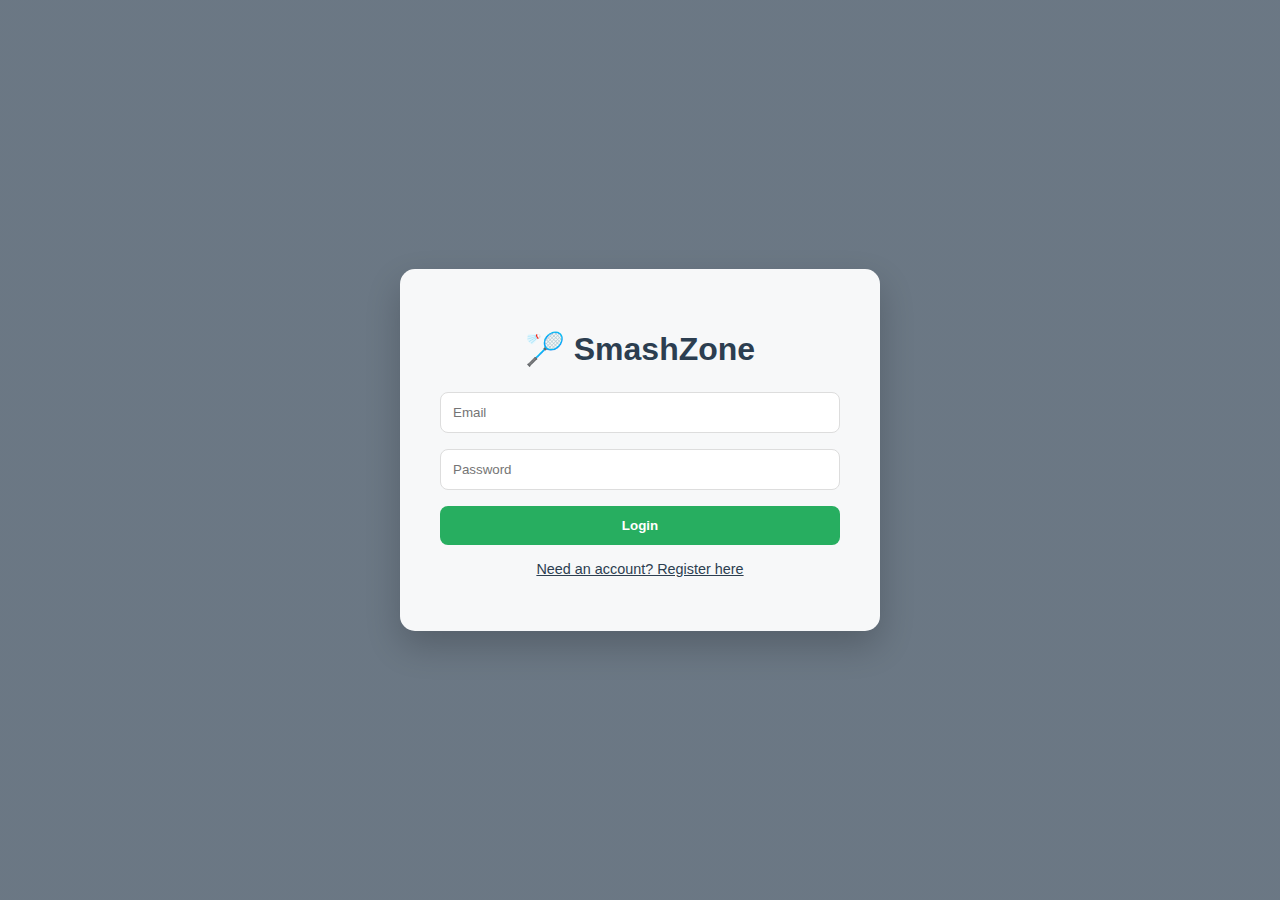
<file: smashzone/index.html>
<!DOCTYPE html>
<html lang="en">
<head>
    <meta charset="UTF-8">
    <meta name="viewport" content="width=device-width, initial-scale=1.0">
    <title>SmashZone - Login</title>
    <style>
        :root {
            --primary-green: #27ae60;
            --dark-blue: #2c3e50;
            --white: #ffffff;
        }

        body {
            font-family: 'Segoe UI', Tahoma, Geneva, Verdana, sans-serif;
            margin: 0;
            display: flex;
            justify-content: center;
            align-items: center;
            min-height: 100vh;
            /* Added Background Image */
            background: linear-gradient(rgba(44, 62, 80, 0.7), rgba(44, 62, 80, 0.7)), 
                        url('https://images.unsplash.com/photo-1626225967045-2c3cb0822168?q=80&w=2070');
            background-size: cover;
            background-position: center;
            background-attachment: fixed;
        }

        .card {
            background: rgba(255, 255, 255, 0.95); /* Slight transparency for a modern look */
            padding: 2.5rem;
            border-radius: 15px;
            box-shadow: 0 15px 35px rgba(0,0,0,0.2);
            width: 100%;
            max-width: 400px;
            text-align: center;
        }

        h1 { color: var(--dark-blue); margin-bottom: 1.5rem; }

        input {
            width: 100%;
            padding: 12px;
            margin-bottom: 1rem;
            border: 1px solid #ddd;
            border-radius: 8px;
            box-sizing: border-box;
        }

        button {
            width: 100%;
            padding: 12px;
            background-color: var(--primary-green);
            color: white;
            border: none;
            border-radius: 8px;
            font-weight: bold;
            cursor: pointer;
            transition: background 0.3s;
        }

        button:hover { background-color: #219150; }

        p {
            margin-top: 1rem;
            color: var(--dark-blue);
            cursor: pointer;
            font-size: 0.9rem;
            text-decoration: underline;
        }

        .hidden { display: none; }
    </style>
</head>
<body>
    <div class="card">
        <h1>🏸 SmashZone</h1>
        
        <div id="login-section">
            <form action="auth.php" method="POST">
                <input type="email" name="email" placeholder="Email" required>
                <input type="password" name="password" placeholder="Password" required>
                <button type="submit" name="login">Login</button>
            </form>
            <p onclick="toggleForms()">Need an account? Register here</p>
        </div>
        
        <div id="register-section" class="hidden">
            <form action="auth.php" method="POST">
                <input type="text" name="fullname" placeholder="Full Name" required>
                <input type="email" name="email" placeholder="Email" required>
                <input type="password" name="password" placeholder="Password" required>
                <button type="submit" name="register">Sign Up</button>
            </form>
            <p onclick="toggleForms()">Back to Login</p>
        </div>
    </div>
    
    <script>
        function toggleForms() {
            document.getElementById('login-section').classList.toggle('hidden');
            document.getElementById('register-section').classList.toggle('hidden');
        }
    </script>
</body>
</html>
</file>
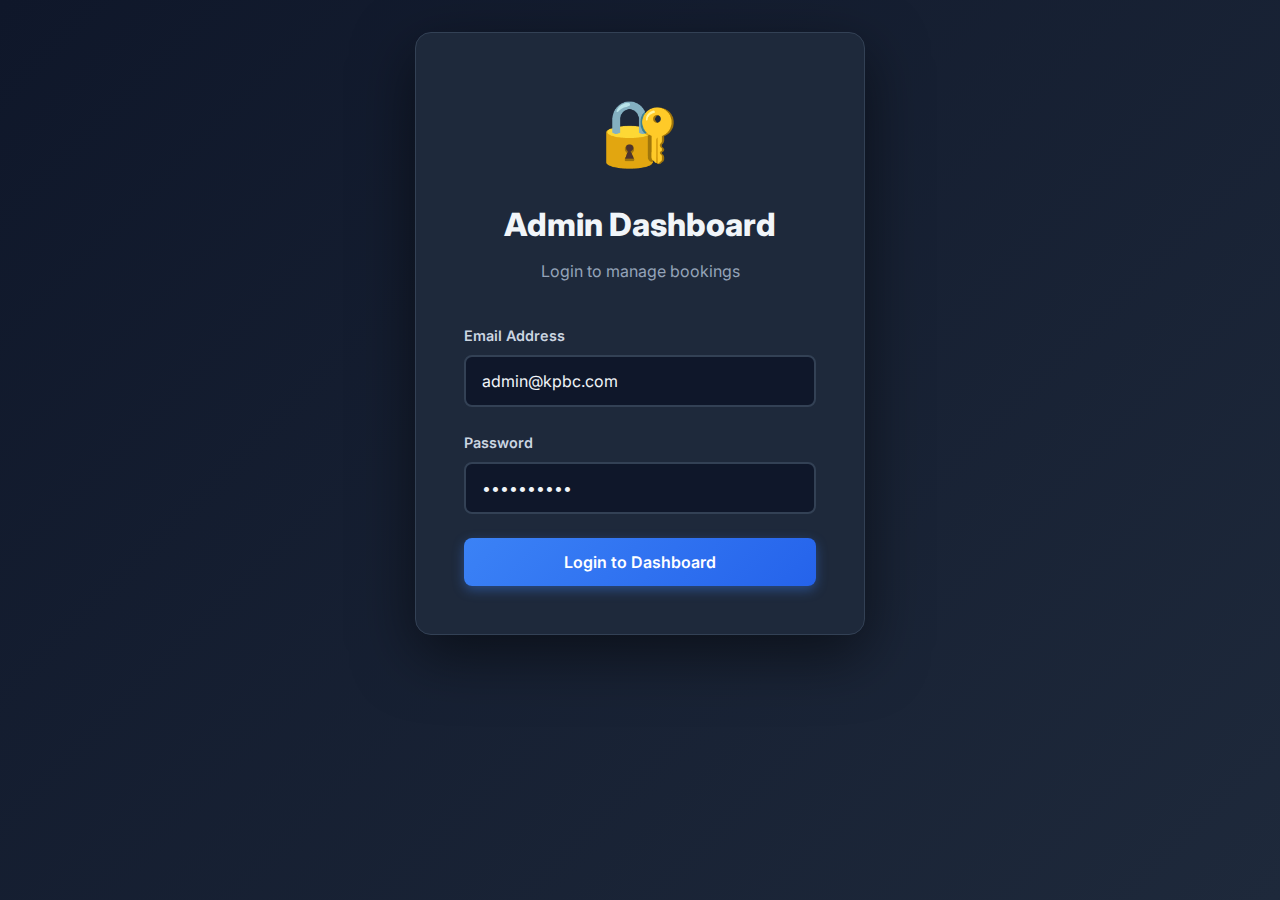
<file: kpbc_db/admin.html>
<!DOCTYPE html>
<html lang="en">

<head>
    <meta charset="UTF-8">
    <meta name="viewport" content="width=device-width, initial-scale=1.0">
    <title>KPBC Admin Dashboard</title>
    <link rel="stylesheet" href="admin.css">
    <link rel="preconnect" href="https://fonts.googleapis.com">
    <link rel="preconnect" href="https://fonts.gstatic.com" crossorigin>
    <link href="https://fonts.googleapis.com/css2?family=Inter:wght@300;400;500;600;700;800;900&display=swap"
        rel="stylesheet">
</head>

<body>
    <div class="app-wrapper">
        <div id="login-screen" class="login-container">
            <div class="login-box">
                <div class="login-header">
                    <div class="login-icon">🔐</div>
                    <h1 class="login-title">Admin Dashboard</h1>
                    <p class="login-subtitle">Login to manage bookings</p>
                </div>
                <div id="login-error" class="error-message hidden"></div>
                <form id="login-form" onsubmit="handleLogin(event)">
                    <div class="form-group">
                        <label for="admin-email">Email Address</label>
                        <input type="email" id="admin-email" required placeholder="admin@kpbc.com"
                            autocomplete="username" value="admin@kpbc.com">
                    </div>
                    <div class="form-group">
                        <label for="admin-password">Password</label>
                        <input type="password" id="admin-password" required placeholder="Enter password"
                            autocomplete="current-password" value="Admin24258">
                    </div>
                    <button type="submit" class="btn btn-primary" id="login-btn">Login to Dashboard</button>
                </form>
            </div>
        </div>
        <div id="admin-dashboard" class="dashboard hidden">
            <div class="dashboard-header">
                <div class="header-left">
                    <h1>📊 Booking Management</h1>
                    <p>Manage and monitor all court reservations</p>
                </div>
                <div class="header-right">
                    <div class="theme-toggle">
                        <button id="theme-toggle-btn" class="theme-btn" onclick="toggleTheme()">
                            <span class="moon-icon">🌙</span>
                            <span class="sun-icon">☀️</span>
                        </button>
                    </div>
                    <div class="admin-info">
                        <div class="admin-name">Administrator</div>
                        <div class="admin-role">System Admin</div>
                    </div>
                    <button class="btn btn-secondary" onclick="logout()">Logout</button>
                </div>
            </div>
            <div class="stats-grid">
                <div class="stat-card total">
                    <div class="stat-header">
                        <span class="stat-label">Total Bookings</span>
                        <span class="stat-icon">📊</span>
                    </div>
                    <div class="stat-value" id="total-bookings">0</div>
                </div>
                <div class="stat-card confirmed">
                    <div class="stat-header">
                        <span class="stat-label">Confirmed</span>
                        <span class="stat-icon">✓</span>
                    </div>
                    <div class="stat-value" id="confirmed-bookings">0</div>
                </div>
                <div class="stat-card pending">
                    <div class="stat-header">
                        <span class="stat-label">Pending</span>
                        <span class="stat-icon">⏳</span>
                    </div>
                    <div class="stat-value" id="pending-bookings">0</div>
                </div>
                <div class="stat-card cancelled">
                    <div class="stat-header">
                        <span class="stat-label">Cancelled</span>
                        <span class="stat-icon">✗</span>
                    </div>
                    <div class="stat-value" id="cancelled-bookings">0</div>
                </div>
            </div>
            <div class="bookings-section">
                <div class="section-header">
                    <h2 class="section-title">All Bookings</h2>
                    <div class="section-controls">
                        <div class="search-box">
                            <span class="search-icon">🔍</span>
                            <input type="text" id="search-input" placeholder="Search by name, email, ID..."
                                oninput="filterBookings()">
                        </div>
                        <select class="filter-select" id="status-filter" onchange="filterBookings()">
                            <option value="all">All Status</option>
                            <option value="pending">Pending</option>
                            <option value="confirmed">Confirmed</option>
                            <option value="cancelled">Cancelled</option>
                        </select>
                    </div>
                </div>
                <div class="table-container">
                    <table>
                        <thead>
                            <tr>
                                <th>Booking ID</th>
                                <th>Customer</th>
                                <th>Contact</th>
                                <th>Court</th>
                                <th>Date & Time</th>
                                <th>Rate</th>
                                <th>Amount</th>
                                <th>Payment</th>
                                <th>Status</th>
                                <th>Actions</th>
                            </tr>
                        </thead>
                        <tbody id="bookings-table-body">
                            <tr>
                                <td colspan="10">
                                    <div class="empty-state">
                                        <div class="empty-icon">📋</div>
                                        <div class="empty-text">No bookings found</div>
                                    </div>
                                </td>
                            </tr>
                        </tbody>
                    </table>
                </div>
            </div>
        </div>
    </div>
    <script src="admin.js"></script>
</body>

</html>
</file>
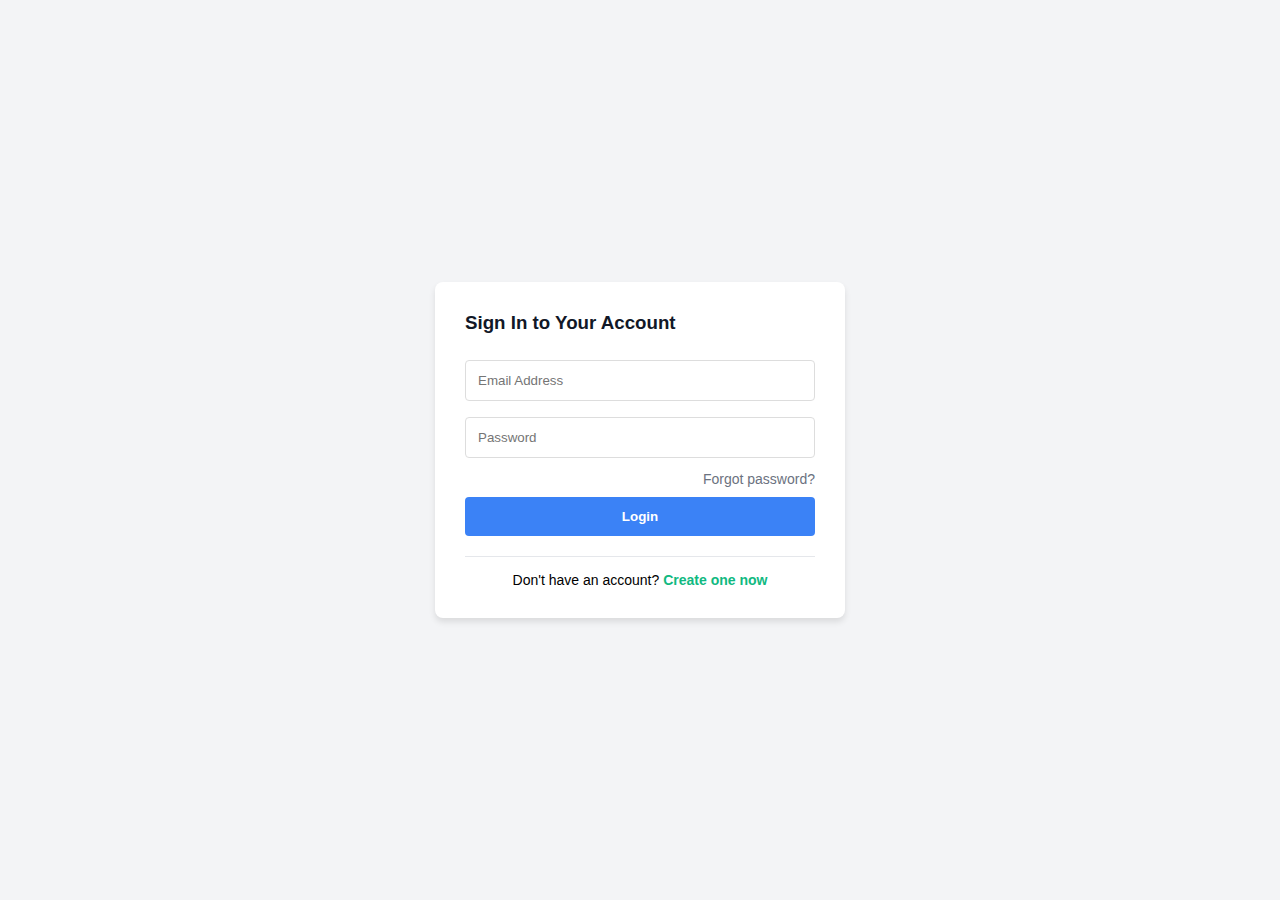
<file: kpbc_db/login.html>
<!DOCTYPE html>
<html lang="en">
<head>
    <meta charset="UTF-8">
    <meta name="viewport" content="width=device-width, initial-scale=1.0">
    <title>User Login</title>
    <style>
        body {
            font-family: 'Inter', sans-serif;
            background: #f3f4f6;
            display: flex;
            justify-content: center;
            align-items: center;
            height: 100vh;
            margin: 0;
        }
        .login-box {
            background: white;
            padding: 30px;
            border-radius: 8px;
            box-shadow: 0 4px 6px rgba(0,0,0,0.1);
            width: 350px;
        }
        h3 {
            margin-top: 0;
            color: #111827;
        }
        input {
            width: 100%;
            padding: 12px;
            margin: 8px 0;
            border: 1px solid #ddd;
            border-radius: 4px;
            box-sizing: border-box;
        }
        button {
            width: 100%;
            padding: 12px;
            background: #3b82f6;
            color: white;
            border: none;
            border-radius: 4px;
            cursor: pointer;
            font-weight: bold;
            margin-top: 10px;
        }
        .forgot-link {
            text-align: right;
            margin-top: 5px;
            font-size: 14px;
        }
        .forgot-link a {
            color: #6b7280;
            text-decoration: none;
        }
        .forgot-link a:hover {
            color: #3b82f6;
        }
        .register-link {
            text-align: center;
            margin-top: 20px;
            font-size: 14px;
            border-top: 1px solid #e5e7eb;
            padding-top: 15px;
        }
        .register-link a {
            color: #10b981;
            text-decoration: none;
            font-weight: bold;
        }
        .message {
            color: #b91c1c;
            background: #fee2e2;
            padding: 10px;
            border-radius: 4px;
            margin-bottom: 10px;
            display: none;
        }
    </style>
</head>
<body>
    <div class="login-box">
        <h3>Sign In to Your Account</h3>
        <div id="loginMessage" class="message"></div>
        
        <form id="userLoginForm">
            <input type="email" id="email" placeholder="Email Address" required>
            <input type="password" id="password" placeholder="Password" required>
            <div class="forgot-link">
                <a href="#" onclick="handleUserForgot(); return false;">Forgot password?</a>
            </div>
            <button type="submit">Login</button>
        </form>

        <div class="register-link">
            Don't have an account? <a href="register.html">Create one now</a>
        </div>
    </div>

    <script src="user_auth.js"></script>
</body>
</html>
</file>
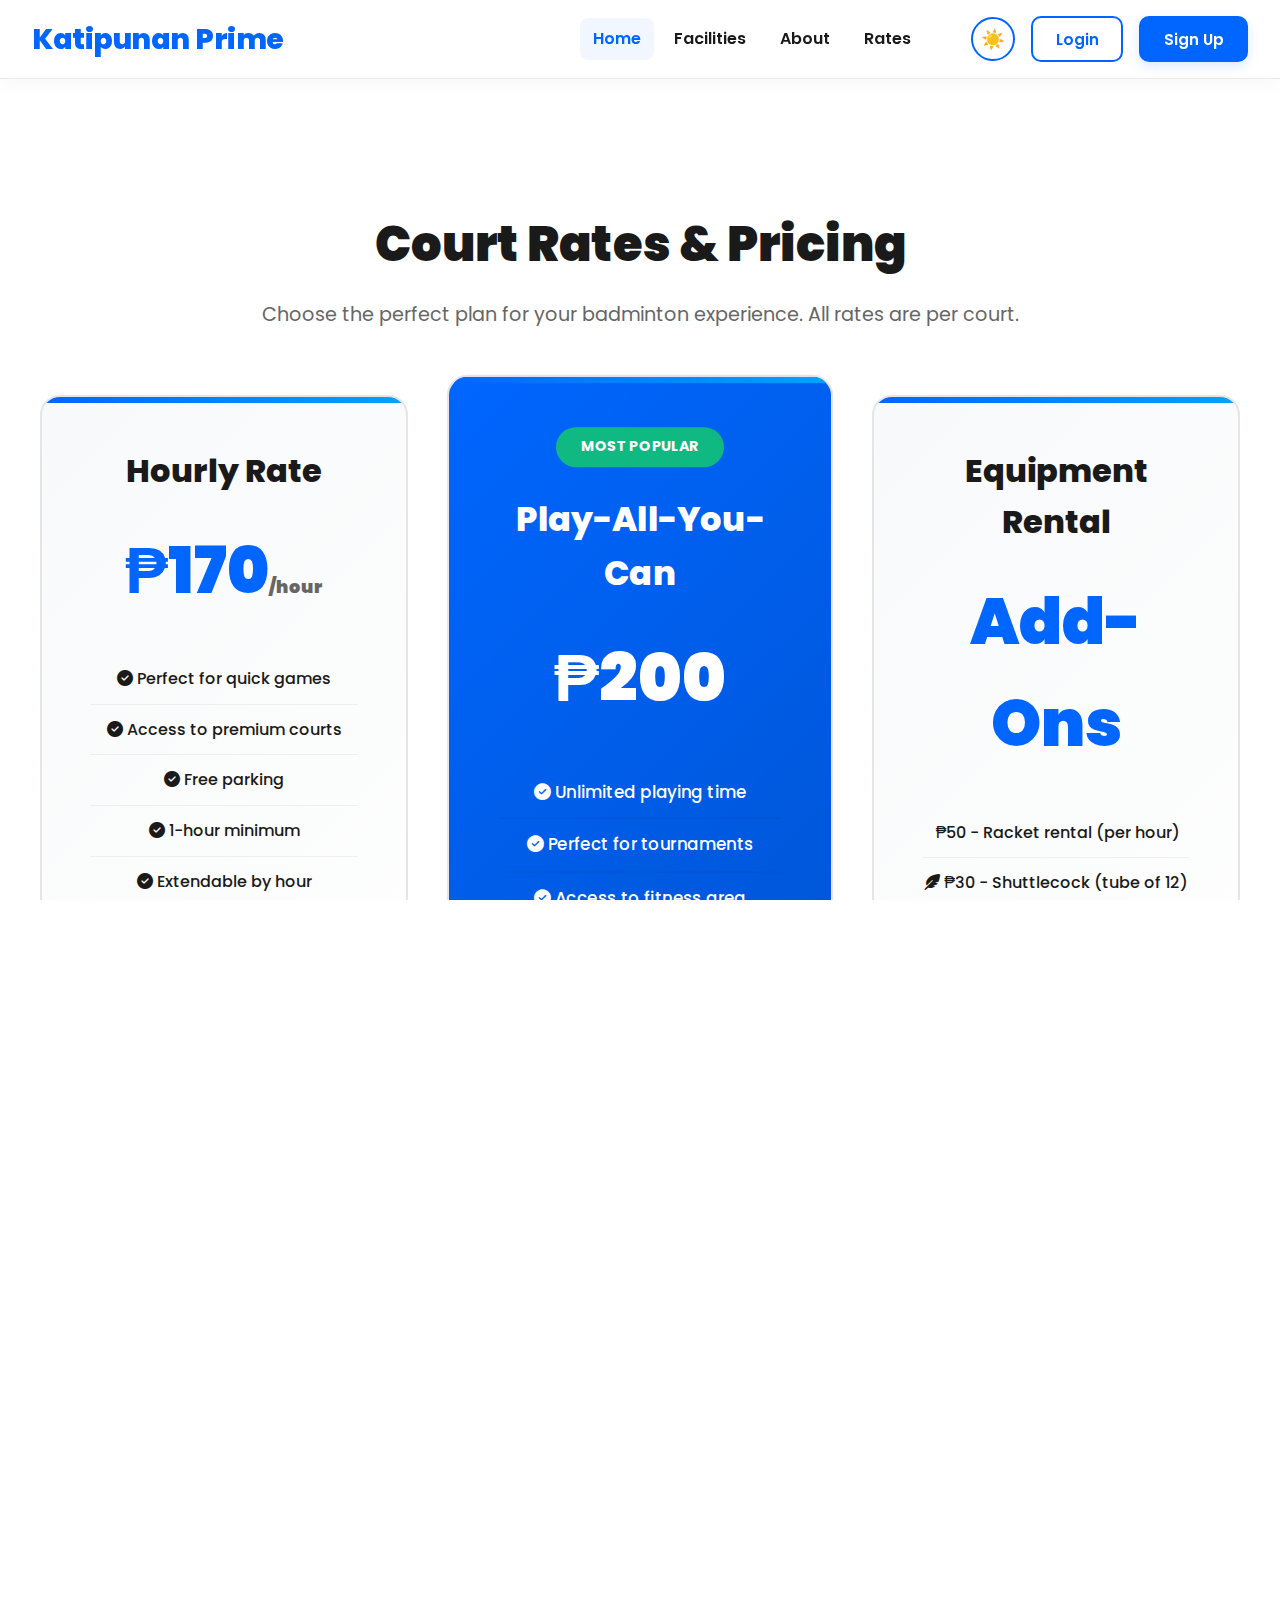
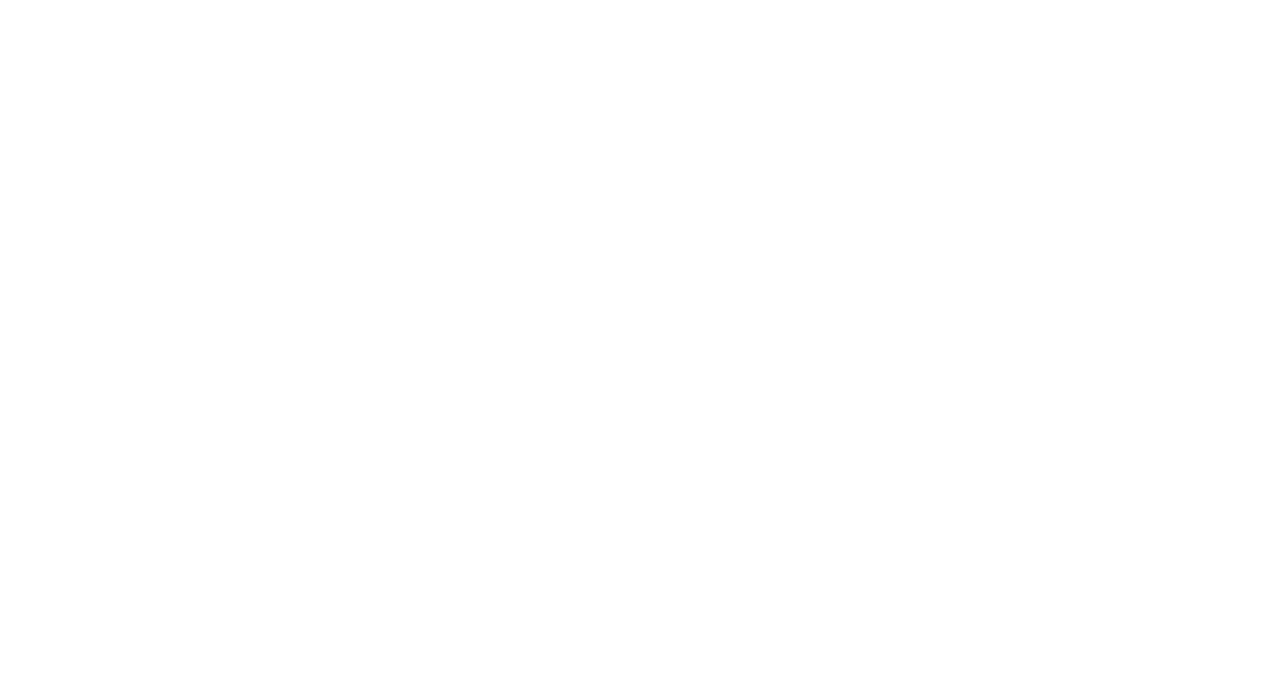
<file: kpbc_db/rates-page.html>
<!DOCTYPE html>
<html lang="en">

<head>
  <meta charset="UTF-8">
  <meta name="viewport" content="width=device-width, initial-scale=1.0">
  <title>Rates & Pricing - Katipunan Prime Badminton Center</title>
  <link rel="stylesheet" href="user.css">
  <link rel="preconnect" href="https://fonts.googleapis.com">
  <link rel="preconnect" href="https://fonts.gstatic.com" crossorigin>
  <link href="https://fonts.googleapis.com/css2?family=Poppins:wght@300;400;500;600;700;800;900&display=swap" rel="stylesheet">
  <link rel="stylesheet" href="https://cdnjs.cloudflare.com/ajax/libs/font-awesome/6.4.0/css/all.min.css">
</head>

<body>
  <div class="main-wrapper">
    <nav>
      <div class="nav-content">
        <div class="logo" id="site-title" onclick="window.location.href='user.html'" style="cursor: pointer;">
          Katipunan Prime
        </div>
        <div class="nav-actions">
          <div class="nav-menu">
            <a class="nav-link" href="user.html">Home</a>
            <a class="nav-link" href="user.html#gallery">Facilities</a>
            <a class="nav-link" href="user.html#about">About</a>
            <a class="nav-link active" href="rates-page.html">Rates</a>
            <a class="nav-link nav-bookings hidden" href="booking-page.html">My Bookings</a>
          </div>

          <div class="theme-toggle">
            <button id="theme-toggle-btn" class="theme-btn">☀️</button>
          </div>

          <div class="nav-guest">
            <button class="btn btn-outline" onclick="openAuthModal('login')">Login</button>
            <button class="btn btn-primary" onclick="openAuthModal('signup')">Sign Up</button>
          </div>

          <div class="nav-user hidden">
            <span class="user-name" id="user-display-name"></span>
            <button class="btn btn-secondary" onclick="logout()">Logout</button>
          </div>
        </div>
      </div>
    </nav>

    <section class="rates-section" style="padding-top: 8rem; padding-bottom: 6rem;">
      <div class="rates-content">
        <div class="section-header">
          <h2>Court Rates & Pricing</h2>
          <p>Choose the perfect plan for your badminton experience. All rates are per court.</p>
        </div>
        
        <div class="rates-grid">
          <div class="rate-card">
            <div class="rate-title">Hourly Rate</div>
            <div class="rate-price">₱170<span class="rate-period">/hour</span></div>
            <ul class="rate-features">
              <li><i class="fas fa-check-circle"></i> Perfect for quick games</li>
              <li><i class="fas fa-check-circle"></i> Access to premium courts</li>
              <li><i class="fas fa-check-circle"></i> Free parking</li>
              <li><i class="fas fa-check-circle"></i> 1-hour minimum</li>
              <li><i class="fas fa-check-circle"></i> Extendable by hour</li>
            </ul>
            <button class="btn btn-primary btn-full" onclick="redirectToBookingPage()">
              <i class="fas fa-calendar-alt"></i> Book Now
            </button>
          </div>
          
          <div class="rate-card featured">
            <div class="rate-badge">MOST POPULAR</div>
            <div class="rate-title">Play-All-You-Can</div>
            <div class="rate-price">₱200</div>
            <ul class="rate-features">
              <li><i class="fas fa-check-circle"></i> Unlimited playing time</li>
              <li><i class="fas fa-check-circle"></i> Perfect for tournaments</li>
              <li><i class="fas fa-check-circle"></i> Access to fitness area</li>
              <li><i class="fas fa-check-circle"></i> Free towel rental</li>
              <li><i class="fas fa-check-circle"></i> Priority court assignment</li>
            </ul>
            <button class="btn btn-primary btn-full" onclick="redirectToBookingPage()">
              <i class="fas fa-calendar-alt"></i> Book Now
            </button>
          </div>
          
          <div class="rate-card">
            <div class="rate-title">Equipment Rental</div>
            <div class="rate-price">Add-Ons</div>
            <ul class="rate-features">
              <li><i class="fas fa-baseball-bat"></i> ₱50 - Racket rental (per hour)</li>
              <li><i class="fas fa-feather-alt"></i> ₱30 - Shuttlecock (tube of 12)</li>
              <li><i class="fas fa-bath"></i> ₱20 - Towel rental</li>
              <li><i class="fas fa-hand-paper"></i> ₱40 - Grip replacement</li>
              <li><i class="fas fa-shoe-prints"></i> ₱60 - Shoe rental</li>
            </ul>
            <button class="btn btn-primary btn-full" onclick="redirectToBookingPage()">
              <i class="fas fa-shopping-cart"></i> Add to Booking
            </button>
          </div>
        </div>
        
        <div class="additional-rates" style="margin-top: 4rem;">
          <div class="section-header">
            <h3>Additional Information</h3>
            <p>All prices are inclusive of VAT. Terms and conditions apply.</p>
          </div>
          
          <div class="info-grid" style="display: grid; grid-template-columns: repeat(auto-fit, minmax(300px, 1fr)); gap: 2rem; margin-top: 2rem;">
            <div class="info-card" style="background: var(--light-gray); padding: 2rem; border-radius: var(--border-radius);">
              <h4 style="color: var(--dark-color); margin-bottom: 1rem; display: flex; align-items: center; gap: 10px;">
                <i class="fas fa-clock"></i> Peak Hours
              </h4>
              <p style="color: var(--gray-color); margin-bottom: 0.5rem; display: flex; align-items: center; gap: 8px;">
                <i class="fas fa-calendar-day"></i> Weekdays: 5 PM - 10 PM
              </p>
              <p style="color: var(--gray-color); margin-bottom: 0.5rem; display: flex; align-items: center; gap: 8px;">
                <i class="fas fa-calendar-week"></i> Weekends: 8 AM - 10 PM
              </p>
              <p style="color: var(--gray-color); font-size: 0.9rem; display: flex; align-items: center; gap: 8px;">
                <i class="fas fa-info-circle"></i> Regular rates apply during peak hours.
              </p>
            </div>
            
            <div class="info-card" style="background: var(--light-gray); padding: 2rem; border-radius: var(--border-radius);">
              <h4 style="color: var(--dark-color); margin-bottom: 1rem; display: flex; align-items: center; gap: 10px;">
                <i class="fas fa-ban"></i> Cancellation Policy
              </h4>
              <p style="color: var(--gray-color); margin-bottom: 0.5rem; display: flex; align-items: center; gap: 8px;">
                <i class="fas fa-check"></i> Free cancellation 24 hours before
              </p>
              <p style="color: var(--gray-color); margin-bottom: 0.5rem; display: flex; align-items: center; gap: 8px;">
                <i class="fas fa-percentage"></i> 50% charge if cancelled within 24 hours
              </p>
              <p style="color: var(--gray-color); font-size: 0.9rem; display: flex; align-items: center; gap: 8px;">
                <i class="fas fa-exclamation-triangle"></i> No refund for no-shows.
              </p>
            </div>
            
            <div class="info-card" style="background: var(--light-gray); padding: 2rem; border-radius: var(--border-radius);">
              <h4 style="color: var(--dark-color); margin-bottom: 1rem; display: flex; align-items: center; gap: 10px;">
                <i class="fas fa-users"></i> Group Discounts
              </h4>
              <p style="color: var(--gray-color); margin-bottom: 0.5rem; display: flex; align-items: center; gap: 8px;">
                <i class="fas fa-tag"></i> 10% off for groups of 5+
              </p>
              <p style="color: var(--gray-color); margin-bottom: 0.5rem; display: flex; align-items: center; gap: 8px;">
                <i class="fas fa-tags"></i> 15% off for groups of 10+
              </p>
              <p style="color: var(--gray-color); font-size: 0.9rem; display: flex; align-items: center; gap: 8px;">
                <i class="fas fa-building"></i> Contact us for corporate rates.
              </p>
            </div>
          </div>
        </div>

        <!-- Call to Action -->
        <div class="cta-section" style="margin-top: 4rem; text-align: center; padding: 3rem; background: linear-gradient(135deg, var(--dark-color), var(--secondary-color)); border-radius: var(--border-radius); color: white;">
          <h3 style="font-size: 2rem; margin-bottom: 1rem;">Ready to Play?</h3>
          <p style="font-size: 1.1rem; margin-bottom: 2rem; opacity: 0.9;">Book your court now and experience premium badminton facilities!</p>
          <button class="btn btn-primary" onclick="redirectToBookingPage()" style="padding: 1rem 2.5rem; font-size: 1.2rem;">
            <i class="fas fa-calendar-plus"></i> Book Your Court Now
          </button>
        </div>
      </div>
    </section>

    <div class="modal-overlay" id="auth-modal">
      <div class="modal-content">
        <button class="modal-close" onclick="closeAuthModal()">×</button>
        
        <div id="login-form-container">
          <h2 class="modal-title">Welcome Back!</h2>
          <div id="login-error" class="error-message hidden"></div>
          <form id="login-form">
            <div class="form-group"><label>Email</label><input type="email" id="login-email" required></div>
            <div class="form-group"><label>Password</label><input type="password" id="login-password" required></div>
            <button type="submit" class="btn btn-primary btn-full">Login</button>
          </form>
          <div class="form-switch">Don't have an account? <a onclick="switchToSignup()">Sign up</a></div>
        </div>

        <div id="signup-form-container" class="hidden">
          <h2 class="modal-title">Create Account</h2>
          <div id="signup-error" class="error-message hidden"></div>
          <form id="signup-form">
            <div class="form-group"><label>Full Name</label><input type="text" id="signup-name" required></div>
            <div class="form-group"><label>Email</label><input type="email" id="signup-email" required></div>
            <div class="form-group"><label>Phone</label><input type="tel" id="signup-phone" required></div>
            <div class="form-group"><label>Password</label><input type="password" id="signup-password" required></div>
            <button type="submit" class="btn btn-primary btn-full">Create Account</button>
          </form>
          <div class="form-switch">Already have an account? <a onclick="switchToLogin()">Login</a></div>
        </div>
      </div>
    </div>

    <footer>
      <div class="footer-content">
        <p id="footer-text">© 2024 Katipunan Prime Badminton Center - All Rights Reserved</p>
        <div class="footer-contact" style="margin-top: 1rem; display: flex; flex-wrap: wrap; justify-content: center; gap: 2rem; font-size: 0.9rem;">
          <a href="tel:+6321234567" style="color: var(--gray-color); text-decoration: none; display: flex; align-items: center; gap: 5px;">
            <i class="fas fa-phone"></i> (02) 1234-567
          </a>
          <a href="mailto:info@katipunanprime.com" style="color: var(--gray-color); text-decoration: none; display: flex; align-items: center; gap: 5px;">
            <i class="fas fa-envelope"></i> info@katipunanprime.com
          </a>
          <a href="https://maps.google.com" style="color: var(--gray-color); text-decoration: none; display: flex; align-items: center; gap: 5px;">
            <i class="fas fa-map-marker-alt"></i> 52 Katipunan Street, Marikina City
          </a>
        </div>
      </div>
    </footer>
  </div>
  
  <!-- Include user.js first for authentication functions -->
  <script src="user.js"></script>
  
  <!-- Then include inline script for rates page functionality -->
  <script>
    // Initialize when page loads
    document.addEventListener('DOMContentLoaded', () => {
        initializeTheme();
        initializeAuthStatus();
        initializeCurrentYear();
    });

    // Theme Management
    function initializeTheme() {
        const themeToggleBtn = document.getElementById('theme-toggle-btn');
        const body = document.body;
        
        // Check for saved theme
        const savedTheme = localStorage.getItem('theme') || 'light';
        if (savedTheme === 'dark') {
            body.classList.add('dark-mode');
            themeToggleBtn.textContent = '🌙';
        } else {
            themeToggleBtn.textContent = '☀️';
        }
        
        // Theme toggle event
        themeToggleBtn.addEventListener('click', toggleTheme);
    }

    function toggleTheme() {
        const themeToggleBtn = document.getElementById('theme-toggle-btn');
        const body = document.body;
        
        body.classList.toggle('dark-mode');
        
        if (body.classList.contains('dark-mode')) {
            themeToggleBtn.textContent = '🌙';
            localStorage.setItem('theme', 'dark');
            showToast('Dark mode enabled 🌙', 'success');
        } else {
            themeToggleBtn.textContent = '☀️';
            localStorage.setItem('theme', 'light');
            showToast('Light mode enabled ☀️', 'success');
        }
    }

    // Authentication Status
    function initializeAuthStatus() {
        const user = JSON.parse(localStorage.getItem('currentUser'));
        const navGuest = document.querySelector('.nav-guest');
        const navUser = document.querySelector('.nav-user');
        const navBookings = document.querySelector('.nav-bookings');
        const userDisplayName = document.getElementById('user-display-name');
        
        if (user) {
            // User is logged in
            navGuest.classList.add('hidden');
            navUser.classList.remove('hidden');
            navBookings.classList.remove('hidden');
            userDisplayName.textContent = user.name.split(' ')[0];
        } else {
            // User is not logged in
            navGuest.classList.remove('hidden');
            navUser.classList.add('hidden');
            navBookings.classList.add('hidden');
        }
    }

    // Current Year in Footer
    function initializeCurrentYear() {
        const currentYear = new Date().getFullYear();
        const footerText = document.getElementById('footer-text');
        if (footerText) {
            footerText.textContent = `© ${currentYear} Katipunan Prime Badminton Center - All Rights Reserved`;
        }
    }

    // Main Function: Redirect to Booking Page
    function redirectToBookingPage() {
        const user = JSON.parse(localStorage.getItem('currentUser'));
        
        if (user) {
            // User is logged in, redirect to booking page
            window.location.href = 'booking-page.html';
        } else {
            // User is not logged in, show login modal
            openAuthModal('login');
            
            // Show toast message
            showToast('Please login to book a court', 'warning');
        }
    }

    // Toast Notification Function
    function showToast(message, type = 'info') {
        // Remove existing toasts
        const existingToast = document.querySelector('.toast');
        if (existingToast) {
            existingToast.remove();
        }
        
        // Create toast element
        const toast = document.createElement('div');
        toast.className = `toast ${type}`;
        
        // Add icon based on type
        let icon = 'ℹ️';
        if (type === 'success') icon = '✅';
        if (type === 'error' || type === 'warning') icon = '⚠️';
        
        toast.innerHTML = `${icon} ${message}`;
        
        // Add styles for toast
        toast.style.cssText = `
            position: fixed;
            bottom: 20px;
            right: 20px;
            background-color: var(--primary-color);
            color: white;
            padding: 1rem 1.5rem;
            border-radius: var(--border-radius);
            box-shadow: var(--shadow);
            z-index: 3000;
            transform: translateX(100%);
            opacity: 0;
            transition: transform 0.3s ease, opacity 0.3s ease;
            max-width: 350px;
        `;
        
        // Add to DOM
        document.body.appendChild(toast);
        
        // Show toast
        setTimeout(() => {
            toast.style.transform = 'translateX(0)';
            toast.style.opacity = '1';
        }, 10);
        
        // Auto-remove after 5 seconds
        setTimeout(() => {
            toast.style.transform = 'translateX(100%)';
            toast.style.opacity = '0';
            setTimeout(() => {
                toast.remove();
            }, 300);
        }, 5000);
        
        // Click to dismiss
        toast.addEventListener('click', () => {
            toast.style.transform = 'translateX(100%)';
            toast.style.opacity = '0';
            setTimeout(() => {
                toast.remove();
            }, 300);
        });
    }

    // Make function globally accessible
    window.redirectToBookingPage = redirectToBookingPage;
    window.showToast = showToast;
  </script>
</body>
</html>
</file>
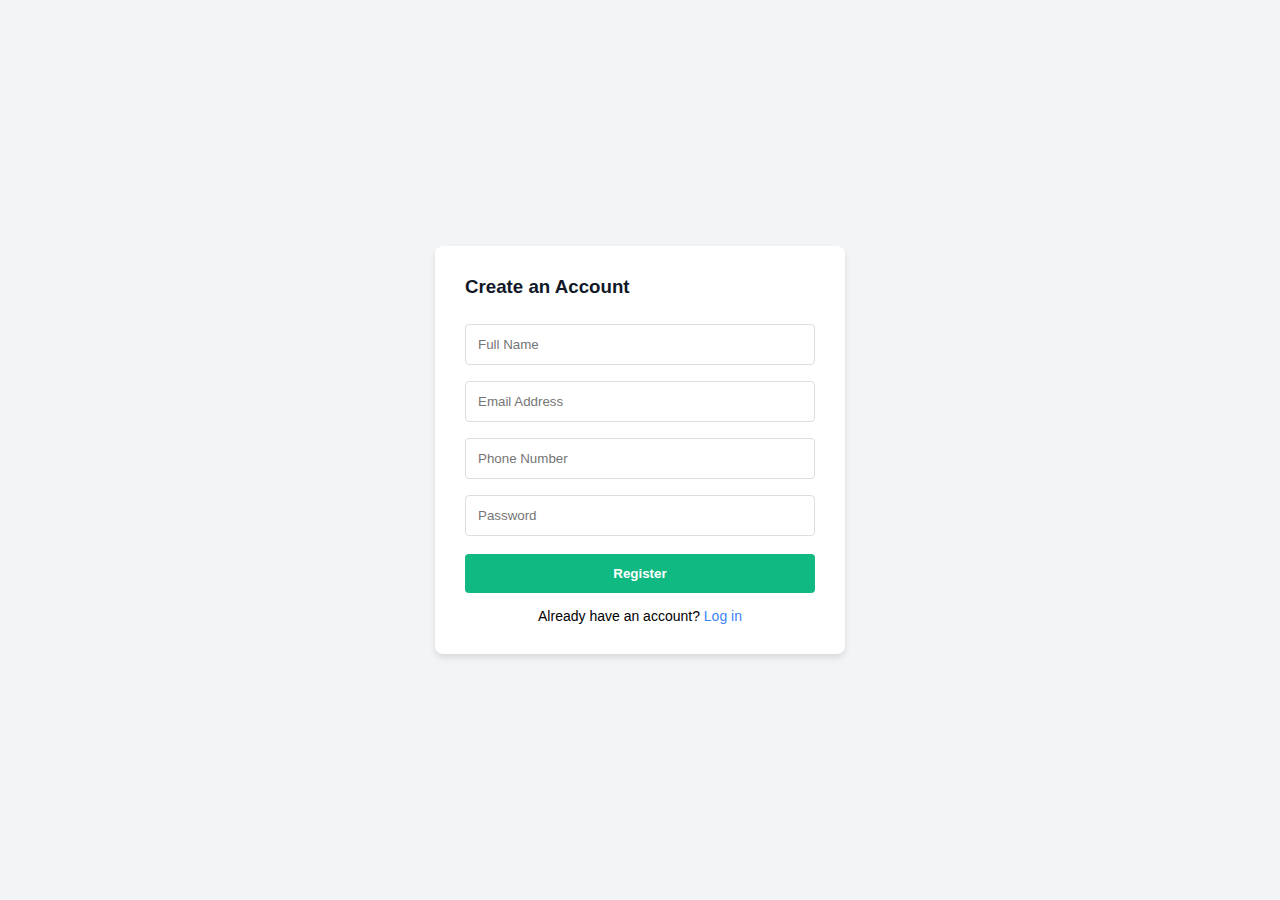
<file: kpbc_db/register.html>
<!DOCTYPE html>
<html lang="en">
<head>
    <meta charset="UTF-8">
    <meta name="viewport" content="width=device-width, initial-scale=1.0">
    <title>User Registration</title>
    <style>
        body {
            font-family: 'Inter', sans-serif;
            background: #f3f4f6;
            display: flex;
            justify-content: center;
            align-items: center;
            height: 100vh;
            margin: 0;
        }
        .register-box {
            background: white;
            padding: 30px;
            border-radius: 8px;
            box-shadow: 0 4px 6px rgba(0,0,0,0.1);
            width: 350px;
        }
        h3 {
            margin-top: 0;
            color: #111827;
        }
        input {
            width: 100%;
            padding: 12px;
            margin: 8px 0;
            border: 1px solid #ddd;
            border-radius: 4px;
            box-sizing: border-box;
        }
        button {
            width: 100%;
            padding: 12px;
            background: #10b981;
            color: white;
            border: none;
            border-radius: 4px;
            cursor: pointer;
            font-weight: bold;
            margin-top: 10px;
        }
        .login-link {
            text-align: center;
            margin-top: 15px;
            font-size: 14px;
        }
        .login-link a {
            color: #3b82f6;
            text-decoration: none;
        }
        .error {
            color: #b91c1c;
            background: #fee2e2;
            padding: 10px;
            border-radius: 4px;
            margin-bottom: 10px;
            display: none;
        }
        .success {
            color: #059669;
            background: #ecfdf5;
            padding: 10px;
            border-radius: 4px;
            margin-bottom: 10px;
            display: none;
        }
    </style>
</head>
<body>
    <div class="register-box">
        <h3>Create an Account</h3>
        <div id="errorMessage" class="error"></div>
        <div id="successMessage" class="success"></div>
        
        <form id="registerForm">
            <input type="text" id="full_name" placeholder="Full Name" required>
            <input type="email" id="email" placeholder="Email Address" required>
            <input type="tel" id="phone" placeholder="Phone Number" required>
            <input type="password" id="password" placeholder="Password" required minlength="6">
            <button type="submit">Register</button>
        </form>
        
        <div class="login-link">
            Already have an account? <a href="login.html">Log in</a>
        </div>
    </div>

    <script>
        document.getElementById('registerForm').addEventListener('submit', async (e) => {
            e.preventDefault();

            // Clear previous messages
            document.getElementById('errorMessage').style.display = 'none';
            document.getElementById('successMessage').style.display = 'none';

            const formData = {
                full_name: document.getElementById('full_name').value.trim(),
                email: document.getElementById('email').value.trim(),
                phone: document.getElementById('phone').value.trim(),
                password: document.getElementById('password').value
            };

            try {
                const response = await fetch('register.php', {
                    method: 'POST',
                    headers: { 'Content-Type': 'application/json' },
                    body: JSON.stringify(formData)
                });

                const data = await response.json();

                if (data.isOk) {
                    // Show success message
                    const successEl = document.getElementById('successMessage');
                    successEl.textContent = data.message || 'Registration successful!';
                    successEl.style.display = 'block';

                    // Optionally redirect to login page after 2 seconds
                    setTimeout(() => {
                        window.location.href = 'login.html';
                    }, 2000);
                } else {
                    // Show error message
                    const errorEl = document.getElementById('errorMessage');
                    errorEl.textContent = data.message || 'Registration failed.';
                    errorEl.style.display = 'block';
                }
            } catch (error) {
                console.error('Registration error:', error);
                const errorEl = document.getElementById('errorMessage');
                errorEl.textContent = 'An error occurred. Please try again.';
                errorEl.style.display = 'block';
            }
        });
    </script>
</body>
</html>
</file>
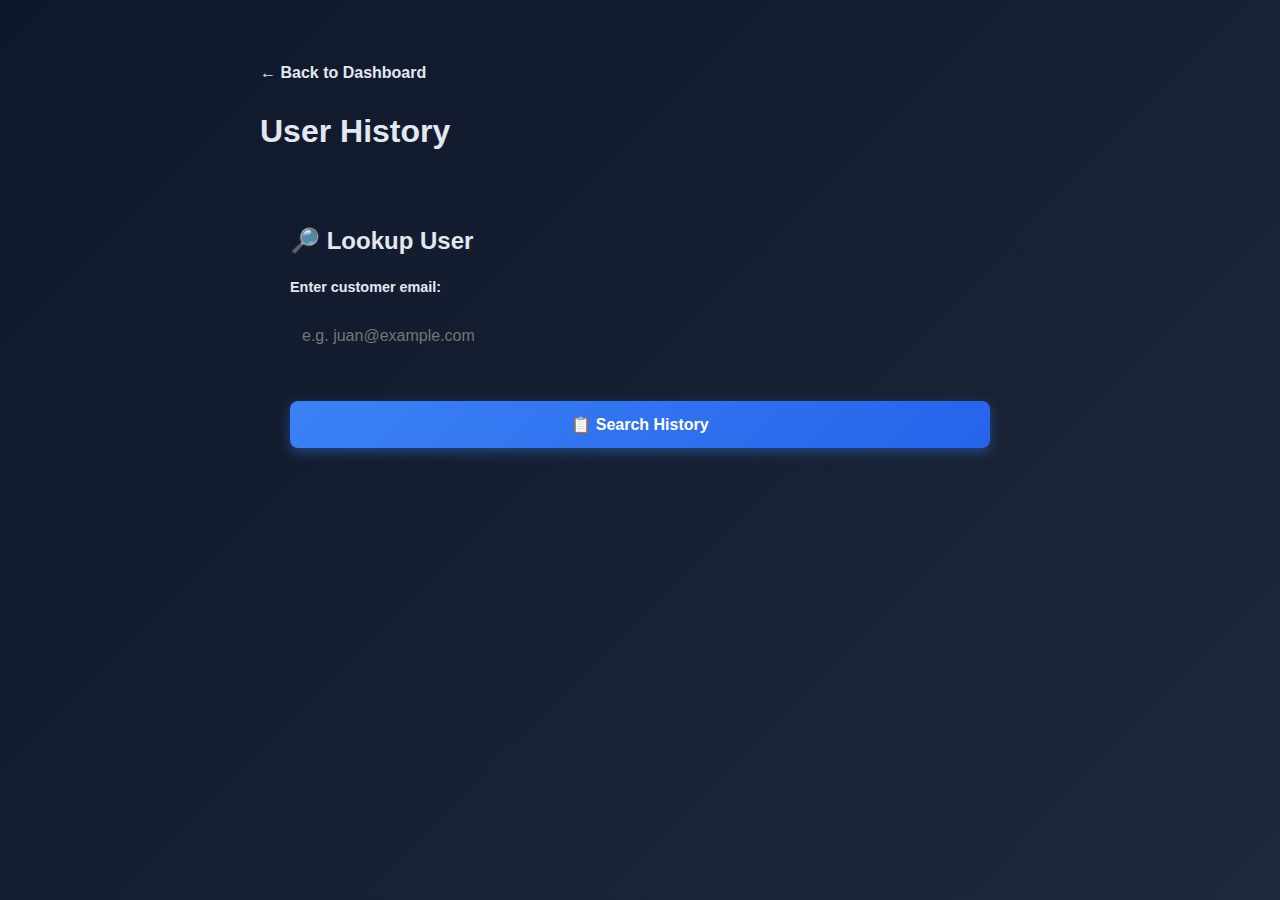
<file: kpbc_db/user-history.html>
<!DOCTYPE html>
<html lang="en">
<head>
    <meta charset="UTF-8">
    <title>Customer History | KPBC</title>
    <link rel="stylesheet" href="admin.css">
    <style>
        .history-container { max-width: 800px; margin: 40px auto; padding: 20px; }
        .booking-card { 
            background: var(--bg-card); 
            padding: 20px; 
            border-radius: 12px; 
            display: flex; 
            justify-content: space-between; 
            align-items: center;
            margin-bottom: 15px; 
            border: 1px solid var(--border-color);
        }
        .back-nav { margin-bottom: 20px; }
        .btn-back { 
            color: var(--brand); 
            text-decoration: none; 
            font-weight: bold; 
            cursor: pointer;
        }
        .btn-back:hover {
            text-decoration: underline;
        }
        #user-display-email {
            color: var(--text-secondary);
            margin-bottom: 25px;
            font-size: 1.1rem;
            border-bottom: 1px dashed var(--border-color);
            padding-bottom: 10px;
        }
        .loading-state {
            color: var(--text-secondary);
            text-align: center;
            padding: 40px;
        }
        .empty-state {
            text-align: center;
            padding: 40px;
            background: var(--bg-card);
            border-radius: 12px;
            border: 1px solid var(--border-color);
        }
        /* Status badge colors already defined in admin.css */
    </style>
</head>
<body>
    <div class="app-wrapper">
        <div class="history-container">
            <div class="back-nav">
                <a href="admin.html" class="btn-back">← Back to Dashboard</a>
            </div>
            <h1 style="color: var(--text-primary);">User History</h1>
            <div id="user-display-email" style="color: var(--text-secondary);"></div>
            <div id="history-list"></div>
        </div>
    </div>

    <script>
        // --- THEME INHERITANCE (same as admin) ---
        (function() {
            const savedTheme = localStorage.getItem('admin-theme') || 'dark';
            document.documentElement.setAttribute('data-theme', savedTheme);
        })();
    </script>
    <script src="user-history.js"></script>
</body>
</html>
</file>
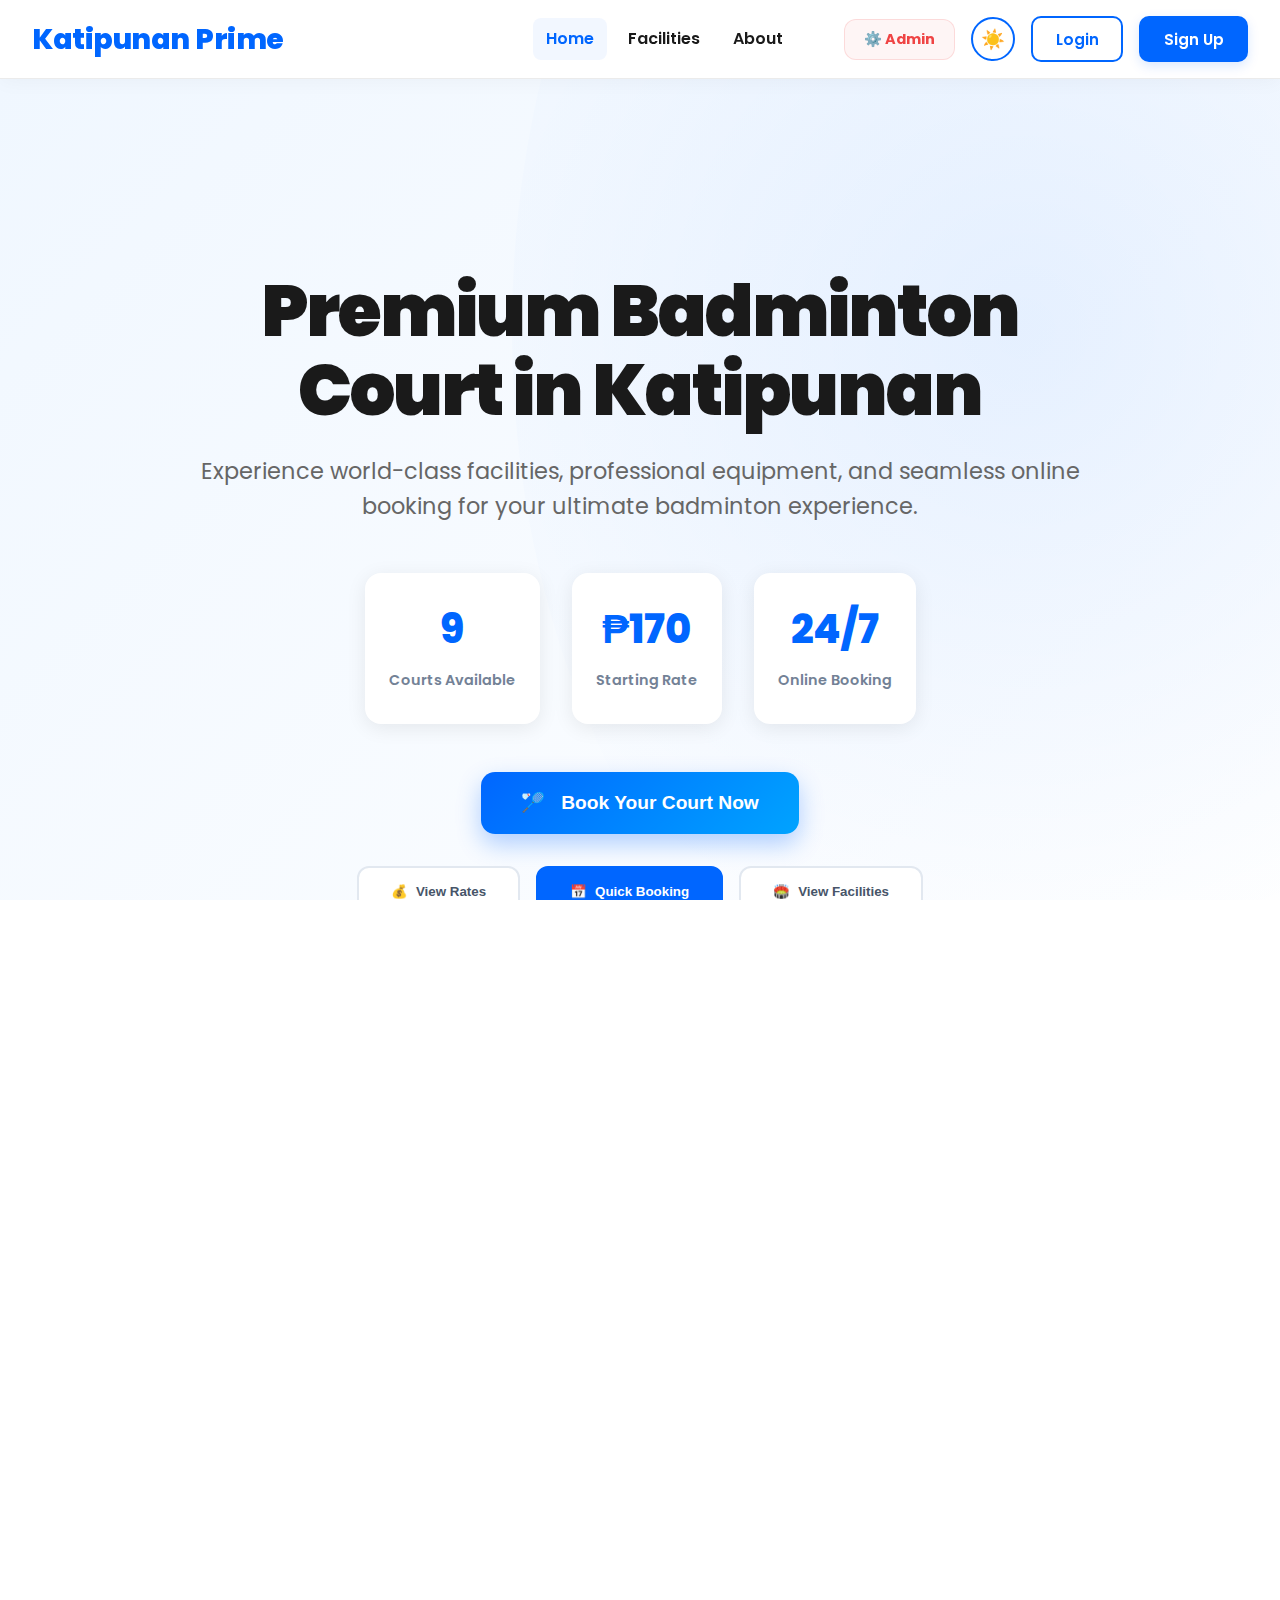
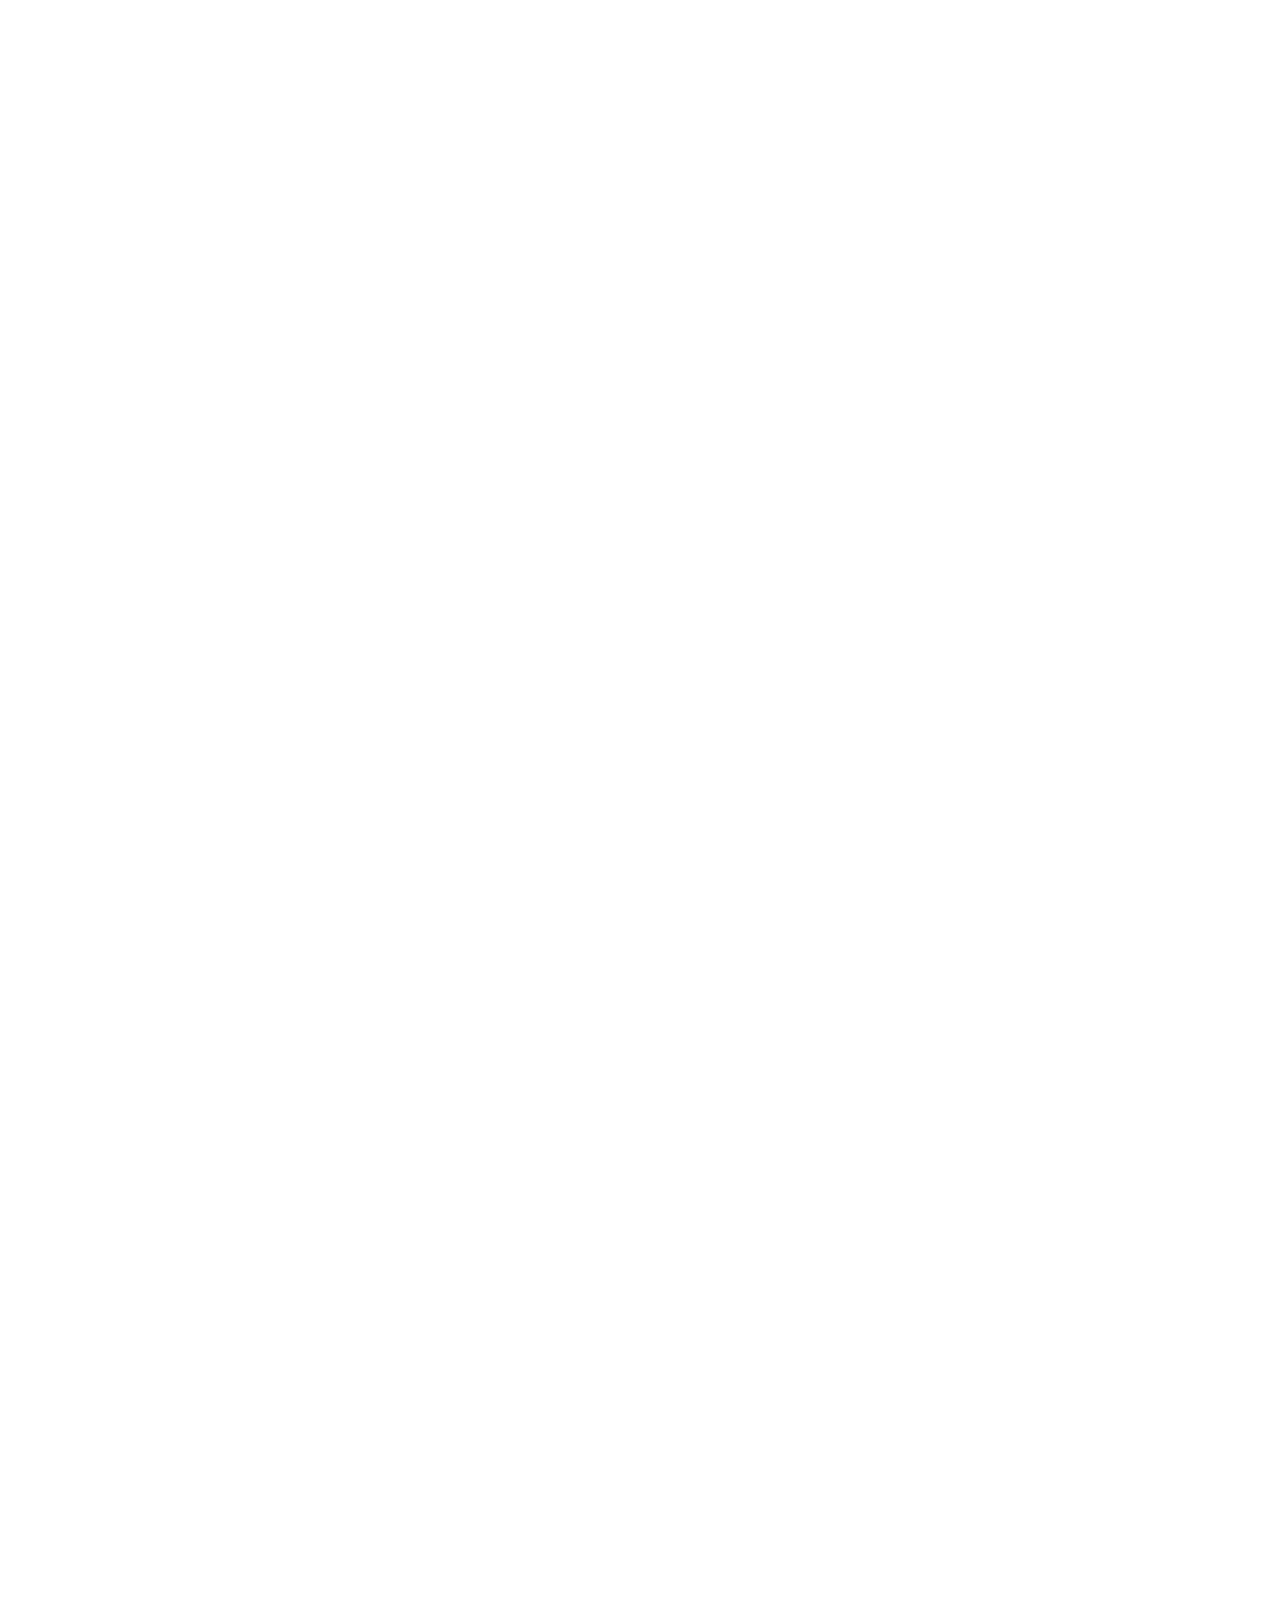
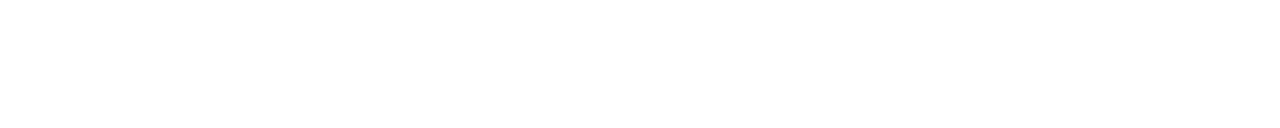
<file: kpbc_db/user.html>
<!DOCTYPE html>
<html lang="en">

<head>
  <meta charset="UTF-8">
  <meta name="viewport" content="width=device-width, initial-scale=1.0">
  <title>Katipunan Prime Badminton Center - Booking System</title>
  <link rel="stylesheet" href="user.css">
  <link rel="preconnect" href="https://fonts.googleapis.com">
  <link rel="preconnect" href="https://fonts.gstatic.com" crossorigin>
  <link href="https://fonts.googleapis.com/css2?family=Poppins:wght@300;400;500;600;700;800;900&display=swap" rel="stylesheet">
  <style>
    /* Additional styles for better UX */
    .notification-badge {
      position: absolute;
      top: -5px;
      right: -5px;
      background: #ef4444;
      color: white;
      border-radius: 50%;
      width: 18px;
      height: 18px;
      font-size: 0.7rem;
      display: flex;
      align-items: center;
      justify-content: center;
      font-weight: bold;
      z-index: 10;
    }
    
    .nav-link-container {
      position: relative;
      display: flex;
      align-items: center;
    }
    
    .admin-link {
      color: #ef4444 !important;
      font-weight: 700;
      border: 2px solid #ef4444;
      padding: 0.5rem 1.2rem;
      border-radius: 12px;
      text-decoration: none;
      transition: all 0.3s ease;
      display: flex;
      align-items: center;
      gap: 6px;
      font-size: 0.9rem;
    }
    
    .admin-link:hover {
      background: #ef4444;
      color: white !important;
      transform: translateY(-2px);
    }
    
    .booking-stats {
      display: flex;
      justify-content: center;
      gap: 2rem;
      margin: 2rem 0;
      flex-wrap: wrap;
    }
    
    .stat-bubble {
      background: white;
      padding: 1.5rem;
      border-radius: 16px;
      box-shadow: 0 4px 20px rgba(0,0,0,0.08);
      text-align: center;
      min-width: 150px;
      transition: transform 0.3s ease;
    }
    
    .stat-bubble:hover {
      transform: translateY(-5px);
    }
    
    .stat-number {
      font-size: 2.5rem;
      font-weight: 800;
      color: #0066ff;
      margin-bottom: 0.5rem;
    }
    
    .stat-label {
      color: #64748b;
      font-size: 0.9rem;
      font-weight: 600;
    }
    
    .quick-actions {
      display: flex;
      gap: 1rem;
      justify-content: center;
      margin: 2rem 0;
      flex-wrap: wrap;
    }
    
    .quick-action-btn {
      padding: 1rem 2rem;
      background: white;
      border: 2px solid #e2e8f0;
      border-radius: 12px;
      font-weight: 600;
      color: #475569;
      cursor: pointer;
      transition: all 0.3s ease;
      display: flex;
      align-items: center;
      gap: 0.5rem;
    }
    
    .quick-action-btn:hover {
      border-color: #0066ff;
      color: #0066ff;
      transform: translateY(-2px);
      box-shadow: 0 4px 12px rgba(0, 102, 255, 0.1);
    }
    
    .quick-action-btn.primary {
      background: #0066ff;
      color: white;
      border-color: #0066ff;
    }
    
    .quick-action-btn.primary:hover {
      background: #0052cc;
      transform: translateY(-2px);
      box-shadow: 0 6px 20px rgba(0, 102, 255, 0.2);
    }
    
    .testimonial-section {
      padding: 4rem 2rem;
      background: #f8fafc;
      text-align: center;
    }
    
    .testimonial {
      max-width: 800px;
      margin: 0 auto;
      font-style: italic;
      color: #475569;
      font-size: 1.1rem;
      line-height: 1.8;
    }
    
    .testimonial-author {
      margin-top: 1.5rem;
      font-weight: 600;
      color: #1e293b;
    }
    
    .location-section {
      padding: 4rem 2rem;
      background: white;
      text-align: center;
    }
    
    .location-card {
      max-width: 600px;
      margin: 0 auto;
      background: #f0f7ff;
      padding: 2rem;
      border-radius: 16px;
      border: 2px solid #0066ff;
    }
    
    .hours-section {
      display: grid;
      grid-template-columns: repeat(auto-fit, minmax(200px, 1fr));
      gap: 2rem;
      margin-top: 3rem;
    }
    
    .hours-card {
      background: white;
      padding: 1.5rem;
      border-radius: 12px;
      box-shadow: 0 4px 12px rgba(0,0,0,0.05);
    }
    
    .hours-title {
      color: #0066ff;
      font-weight: 700;
      margin-bottom: 0.5rem;
    }
  </style>
</head>

<body>
  <div class="main-wrapper">
    <nav>
      <div class="nav-content">
        <div class="logo" id="site-title" onclick="window.location.href='user.html'" style="cursor: pointer;">
          Katipunan Prime
        </div>
        <div class="nav-actions">
          <div class="nav-menu">
            <a class="nav-link" onclick="showPage('home')">Home</a>
            <a class="nav-link" onclick="showPage('gallery')">Facilities</a>
            <a class="nav-link" onclick="showPage('about')">About</a>
            <a class="nav-link nav-bookings hidden" href="rates-page.html">Rates</a>
            <a class="nav-link nav-bookings hidden" href="booking-page.html" style="color: #0066ff; font-weight: 700;">
              📅 Book Court
            </a>
            <a class="nav-link nav-bookings hidden" onclick="window.location.href='profile.php'">My Profile</a>
          </div>

          <div class="header-btn-wrapper">
            
            <div class="nav-link-container">
              <a class="nav-link admin-link" href="admin.html">
                ⚙️ Admin
              </a>
              <span class="notification-badge" id="admin-notification" style="display: none;">!</span>
            </div>

            <div class="theme-toggle">
              <button id="theme-toggle-btn" class="theme-btn">☀️</button>
            </div>

            <div class="nav-guest">
              <button class="btn btn-outline" onclick="openAuthModal('login')">Login</button>
              <button class="btn btn-primary" onclick="openAuthModal('signup')">Sign Up</button>
            </div>

            <div class="nav-user hidden">
              <span class="user-name" id="user-display-name"></span>
              <button class="btn btn-secondary" onclick="logout()">Logout</button>
            </div>
          </div>
          
        </div>
      </div>
    </nav>

    <div id="home-page" class="page-content">
      <section class="hero">
        <div class="hero-content">
          <h1 id="main-headline">Premium Badminton Court in Katipunan</h1>
          <p id="hero-description">Experience world-class facilities, professional equipment, and seamless online booking for your ultimate badminton experience.</p>
          
          <div class="booking-stats">
            <div class="stat-bubble">
              <div class="stat-number" id="courts-available">10</div>
              <div class="stat-label">Courts Available</div>
            </div>
            <div class="stat-bubble">
              <div class="stat-number">₱170</div>
              <div class="stat-label">Starting Rate</div>
            </div>
            <div class="stat-bubble">
              <div class="stat-number">24/7</div>
              <div class="stat-label">Online Booking</div>
            </div>
          </div>
          
          <button class="cta-large" onclick="handleBookNowClick()">
            <span>🏸</span> Book Your Court Now
          </button>
          
          <div class="quick-actions">
            <button class="quick-action-btn" onclick="window.location.href='rates-page.html'">
              <span>💰</span> View Rates
            </button>
            <button class="quick-action-btn primary" onclick="window.location.href='booking-page.html'">
              <span>📅</span> Quick Booking
            </button>
            <button class="quick-action-btn" onclick="showPage('gallery')">
              <span>🏟️</span> View Facilities
            </button>
          </div>
        </div>
      </section>
      
      <section class="features">
        <div class="features-grid">
          <div class="feature-card">
            <div class="feature-icon">🏆</div>
            <h3>10 Premium Courts</h3>
            <p>Professional-grade indoor courts with perfect lighting and flooring for optimal play.</p>
          </div>
          <div class="feature-card">
            <div class="feature-icon">📱</div>
            <h3>Easy Online Booking</h3>
            <p>Book your court anytime with our simple, secure online reservation system.</p>
          </div>
          <div class="feature-card">
            <div class="feature-icon">💰</div>
            <h3>Flexible Pricing</h3>
            <p>Choose between hourly rates or play-all-you-can options to suit your needs.</p>
          </div>
          <div class="feature-card">
            <div class="feature-icon">🔄</div>
            <h3>Real-time Admin Sync</h3>
            <p>All bookings instantly appear in admin dashboard for efficient management.</p>
          </div>
        </div>
      </section>
      
      <section class="testimonial-section">
        <h2 style="margin-bottom: 2rem; color: #1e293b;">What Our Players Say</h2>
        <div class="testimonial">
          "The online booking system is so convenient! I can book a court in minutes and the admin always confirms quickly. Best badminton facility in Marikina!"
        </div>
        <div class="testimonial-author">- Juan Dela Cruz, Regular Player</div>
      </section>
      
      <section class="location-section">
        <h2 style="margin-bottom: 1rem; color: #1e293b;">Visit Us Today</h2>
        <p style="color: #64748b; margin-bottom: 2rem;">We're conveniently located in the heart of Marikina</p>
        
        <div class="location-card">
          <h3 style="color: #0066ff; margin-bottom: 1rem;">📍 Location</h3>
          <p style="font-size: 1.1rem; margin-bottom: 1rem;">
            52 Katipunan Street, Marikina City<br>
            Metro Manila, Philippines
          </p>
          <p style="color: #64748b; font-size: 0.9rem;">
            <strong>Contact:</strong> (02) 1234-567 | info@katipunanprime.com
          </p>
        </div>
        
        <div class="hours-section">
          <div class="hours-card">
            <div class="hours-title">Weekday Hours</div>
            <p>6:00 AM - 10:00 PM</p>
          </div>
          <div class="hours-card">
            <div class="hours-title">Weekend Hours</div>
            <p>7:00 AM - 11:00 PM</p>
          </div>
          <div class="hours-card">
            <div class="hours-title">Peak Hours</div>
            <p>5:00 PM - 9:00 PM</p>
          </div>
        </div>
      </section>
    </div>

    <div id="gallery-page" class="page-content hidden">
      <section class="gallery-section" style="padding-top: 8rem;">
        <div class="gallery-content">
          <div class="section-header">
            <h2>Our Facilities Features</h2>
            <p>Take a look at our world-class badminton courts and amenities.</p>
          </div>
          <div class="gallery-grid">
            <div class="gallery-item">
              <div class="gallery-image-placeholder">🏸</div>
              <div class="gallery-caption">
                <h3>Premium Courts</h3>
                <p>10 professional-grade courts with tournament flooring.</p>
              </div>
            </div>
            <div class="gallery-item">
              <div class="gallery-image-placeholder">💡</div>
              <div class="gallery-caption">
                <h3>Perfect Lighting</h3>
                <p>State-of-the-art LED lighting for optimal visibility.</p>
              </div>
            </div>
            <div class="gallery-item">
              <div class="gallery-image-placeholder">🛋️</div>
              <div class="gallery-caption">
                <h3>Comfortable Lounge</h3>
                <p>Relax in our air-conditioned players' lounge.</p>
              </div>
            </div>
            <div class="gallery-item">
              <div class="gallery-image-placeholder">💯</div>
              <div class="gallery-caption">
                <h3>Top Equipment</h3>
                <p>Premium Yonex rackets available for rent.</p>
              </div>
            </div>
            <div class="gallery-item">
              <div class="gallery-image-placeholder">💪</div>
              <div class="gallery-caption">
                <h3>Fitness Area</h3>
                <p>Warm up and cool down in our fitness area.</p>
              </div>
            </div>
            <div class="gallery-item">
              <div class="gallery-image-placeholder">🚿</div>
              <div class="gallery-caption">
                <h3>Clean Facilities</h3>
                <p>Spotless locker rooms and showers available.</p>
              </div>
            </div>
          </div>
        </div>
      </section>
    </div>

    <!-- ========== ABOUT PAGE – ONLY CHANGE: replaced placeholder with actual image ========== -->
<div class="about-image">
          
            </div>
    <div id="about-page" class="page-content hidden">
      <section class="about-section" style="padding-top: 8rem;">
        <div class="about-content">
          <div class="about-text">
            <h2>About Katipunan Prime</h2>
            <p>Katipunan Prime is a premier badminton facility located at 52 Katipunan Street, Marikina City, Metro Manila, Philippines. We are a dedicated sports venue offering badminton courts for players of all skill levels, from beginners to tournament professionals.</p>
            
            <p>Our facility operates daily, typically from early morning until late evening and welcomes both walk-in players and booked reservations. We provide a space where individuals and groups can enjoy regular play, friendly matches, or serious training sessions.</p>
            
            <p>With our state-of-the-art online booking system, players can easily reserve courts, manage their bookings, and even sync with our admin dashboard for seamless facility management. Many local badminton groups and players often meet and schedule games here thanks to our accessible location and community presence.</p>
            
            <div class="about-stats">
              <div class="stat-item"><div class="stat-number">10</div><div class="stat-text">Premium Courts</div></div>
              <div class="stat-item"><div class="stat-number">5000+</div><div class="stat-text">Happy Players</div></div>
              <div class="stat-item"><div class="stat-number">4.7</div><div class="stat-text">Average Rating</div></div>
              <div class="stat-item"><div class="stat-number">24/7</div><div class="stat-text">Online Booking</div></div>
            </div>
            
            <div style="margin-top: 2rem;">
              <button class="btn btn-primary" onclick="window.location.href='booking-page.html'" style="margin-right: 1rem;">
                Book a Court Now
              </button>
              <button class="btn btn-outline" onclick="window.location.href='rates-page.html'">
                View Pricing
              </button>
            </div>
          </div>
            <div class="about-image-placeholder">
                           <img src="1.png" alt="Katipunan Prime" style="width: 100%; height: 100%; object-fit: contain; border-radius: 20px;">
          </div>
        </div>
      </section>
    </div>

    <div id="rates-page" class="page-content hidden">
      <section class="rates-section" style="padding-top: 8rem;">
        <div class="rates-content">
          <div class="rates-grid">
            <div class="rate-card">
              <div class="rate-title">Hourly Rate</div>
              <div class="rate-price">₱170</div>
              <ul class="rate-features">
                <li>✓ Perfect for quick games</li>
                <li>✓ Access to all courts</li>
                <li>✓ Free parking included</li>
                <li>✓ 1-hour minimum booking</li>
              </ul>
              <button class="btn btn-primary btn-full" onclick="redirectToBooking()">Book Now</button>
            </div>
            <div class="rate-card featured">
              <div class="rate-badge">MOST POPULAR</div>
              <div class="rate-title">Play-All-You-Can</div>
              <div class="rate-price">₱200</div>
              <ul class="rate-features">
                <li>✓ Unlimited playing time</li>
                <li>✓ Perfect for tournaments</li>
                <li>✓ Access to fitness area</li>
                <li>✓ Priority court assignment</li>
              </ul>
              <button class="btn btn-primary btn-full" onclick="redirectToBooking()">Book Now</button>
            </div>
            <div class="rate-card">
              <div class="rate-title">Equipment Rental</div>
              <div class="rate-price">Add-Ons</div>
              <ul class="rate-features">
                <li>₱50 - Racket rental (per hour)</li>
                <li>₱30 - Shuttlecock (tube of 12)</li>
                <li>₱20 - Towel rental</li>
                <li>₱40 - Grip replacement</li>
                <li>₱60 - Shoe rental</li>
              </ul>
              <button class="btn btn-primary btn-full" onclick="redirectToBooking()">Add to Booking</button>
            </div>
          </div>
        </div>
      </section>
    </div>

    <!-- ========== AUTH MODAL with Forgot Password link ========== -->
    <div class="modal-overlay" id="auth-modal">
      <div class="modal-content">
        <button class="modal-close" onclick="closeAuthModal()">×</button>
        
        <div id="login-form-container">
          <h2 class="modal-title">Welcome Back!</h2>
          <div id="login-error" class="error-message hidden"></div>
          <form id="login-form">
            <div class="form-group"><label>Email</label><input type="email" id="login-email" required></div>
            <div class="form-group"><label>Password</label><input type="password" id="login-password" required></div>
            <div style="text-align: right; margin-top: -5px; margin-bottom: 10px;">
              <a onclick="handleForgotPassword()" style="color: #6b7280; text-decoration: none; font-size: 0.85rem; cursor: pointer;">Forgot password?</a>
            </div>
            <button type="submit" class="btn btn-primary btn-full">Login</button>
          </form>
          <div class="form-switch">Don't have an account? <a onclick="switchToSignup()">Sign up</a></div>
        </div>

        <div id="signup-form-container" class="hidden">
          <h2 class="modal-title">Create Account</h2>
          <div id="signup-error" class="error-message hidden"></div>
          <form id="signup-form">
            <div class="form-group"><label>Full Name</label><input type="text" id="signup-name" required></div>
            <div class="form-group"><label>Email</label><input type="email" id="signup-email" required></div>
            <div class="form-group"><label>Phone</label><input type="tel" id="signup-phone" required></div>
            <div class="form-group"><label>Password</label><input type="password" id="signup-password" required></div>
            <button type="submit" class="btn btn-primary btn-full">Create Account</button>
          </form>
          <div class="form-switch">Already have an account? <a onclick="switchToLogin()">Login</a></div>
        </div>
      </div>
    </div>

    <footer>
      <div class="footer-content">
        <p id="footer-text">© 2024 Katipunan Prime Badminton Center - All Rights Reserved</p>
        <div class="footer-contact" style="margin-top: 1rem; display: flex; flex-wrap: wrap; justify-content: center; gap: 2rem; font-size: 0.9rem;">
          <a href="tel:+6321234567" style="color: #64748b; text-decoration: none; display: flex; align-items: center; gap: 5px;">
            <span>📞</span> (02) 1234-567
          </a>
          <a href="mailto:info@katipunanprime.com" style="color: #64748b; text-decoration: none; display: flex; align-items: center; gap: 5px;">
            <span>✉️</span> info@katipunanprime.com
          </a>
          <a href="#" style="color: #64748b; text-decoration: none; display: flex; align-items: center; gap: 5px;">
            <span>📍</span> 52 Katipunan St., Marikina
          </a>
        </div>
        <div style="margin-top: 1.5rem; font-size: 0.85rem; color: #94a3b8;">
          <p>Connect with us:</p>
          <div style="display: flex; gap: 1rem; justify-content: center; margin-top: 0.5rem;">
            <a href="#" style="color: #0066ff; text-decoration: none;">Facebook</a>
            <a href="#" style="color: #0066ff; text-decoration: none;">Instagram</a>
            <a href="#" style="color: #0066ff; text-decoration: none;">Twitter</a>
            <a href="#" style="color: #0066ff; text-decoration: none;">Google Maps</a>
          </div>
        </div>
      </div>
    </footer>
  </div>
  
  <!-- ONLY ONE SCRIPT - all logic in user.js -->
  <script src="user.js"></script>
</body>
</html>
</file>
<file: kpbc_db/admin.css>
/* admin.css - Full Updated Version with Correct Icon Logic */
* {
    margin: 0;
    padding: 0;
    box-sizing: border-box;
}

html,
body {
    height: 100%;
    width: 100%;
}

body {
    font-family: 'Inter', -apple-system, BlinkMacSystemFont, sans-serif;
    background: #0f172a;
    color: #e2e8f0;
    line-height: 1.6;
    transition: background-color 0.3s ease, color 0.3s ease;
}

.app-wrapper {
    width: 100%;
    min-height: 100%;
    background: linear-gradient(135deg, #0f172a 0%, #1e293b 100%);
    overflow-y: auto;
    transition: background 0.3s ease;
}

.theme-toggle {
    margin-right: 1rem;
}

.theme-btn {
    background: transparent;
    border: 2px solid #3b82f6;
    border-radius: 50%;
    width: 44px;
    height: 44px;
    display: flex;
    align-items: center;
    justify-content: center;
    cursor: pointer;
    font-size: 1.2rem;
    transition: all 0.3s ease;
    padding: 0;
    color: #e2e8f0;
}

.theme-btn:hover {
    background: rgba(59, 130, 246, 0.1);
    transform: scale(1.1);
}

/* --- FIXED ICON LOGIC (Dark Mode Default) --- */
.moon-icon {
    display: block; /* Visible in Dark Mode */
}

.sun-icon {
    display: none;  /* Hidden in Dark Mode */
}
/* ------------------------------------------- */

.login-container {
    display: flex;
    align-items: center;
    justify-content: center;
    min-height: 100%;
    padding: 2rem;
}

.login-box {
    background: #1e293b;
    border: 1px solid #334155;
    border-radius: 16px;
    padding: 3rem;
    width: 100%;
    max-width: 450px;
    box-shadow: 0 20px 60px rgba(0, 0, 0, 0.5);
    transition: background 0.3s ease, border-color 0.3s ease;
}

.login-header {
    text-align: center;
    margin-bottom: 2.5rem;
}

.login-icon {
    font-size: 4rem;
    margin-bottom: 1rem;
}

.login-title {
    font-size: 2rem;
    font-weight: 800;
    color: #f1f5f9;
    margin-bottom: 0.5rem;
    transition: color 0.3s ease;
}

.login-subtitle {
    color: #94a3b8;
    font-size: 1rem;
    transition: color 0.3s ease;
}

.form-group {
    margin-bottom: 1.5rem;
}

.form-group label {
    display: block;
    color: #cbd5e1;
    font-weight: 600;
    margin-bottom: 0.5rem;
    font-size: 0.9rem;
    transition: color 0.3s ease;
}

.form-group input {
    width: 100%;
    padding: 0.875rem 1rem;
    background: #0f172a;
    border: 2px solid #334155;
    border-radius: 8px;
    color: #f1f5f9;
    font-size: 1rem;
    font-family: 'Inter', sans-serif;
    transition: all 0.3s ease;
}

.form-group input:focus {
    outline: none;
    border-color: #3b82f6;
    background: #1e293b;
    box-shadow: 0 0 0 3px rgba(59, 130, 246, 0.1);
}

.btn {
    padding: 0.875rem 1.5rem;
    font-size: 1rem;
    font-weight: 600;
    border: none;
    border-radius: 8px;
    cursor: pointer;
    transition: all 0.3s ease;
    font-family: 'Inter', sans-serif;
}

.btn-primary {
    width: 100%;
    background: linear-gradient(135deg, #3b82f6 0%, #2563eb 100%);
    color: #ffffff;
    box-shadow: 0 4px 12px rgba(59, 130, 246, 0.4);
}

.btn-primary:hover {
    transform: translateY(-2px);
    box-shadow: 0 6px 20px rgba(59, 130, 246, 0.5);
}

.btn-primary:disabled {
    opacity: 0.6;
    cursor: not-allowed;
    transform: none;
}

.error-message {
    background: rgba(239, 68, 68, 0.1);
    border: 1px solid rgba(239, 68, 68, 0.3);
    color: #fca5a5;
    padding: 0.875rem;
    border-radius: 8px;
    margin-bottom: 1.5rem;
    font-size: 0.9rem;
    text-align: center;
    transition: all 0.3s ease;
}

.hidden {
    display: none !important;
}

.dashboard {
    padding: 2rem;
    max-width: 1600px;
    margin: 0 auto;
}

.dashboard-header {
    display: flex;
    justify-content: space-between;
    align-items: center;
    margin-bottom: 2.5rem;
    flex-wrap: wrap;
    gap: 1.5rem;
}

.header-left h1 {
    font-size: 2.5rem;
    font-weight: 900;
    color: #f1f5f9;
    margin-bottom: 0.25rem;
    transition: color 0.3s ease;
}

.header-left p {
    color: #94a3b8;
    font-size: 1.1rem;
    transition: color 0.3s ease;
}

.header-right {
    display: flex;
    align-items: center;
    gap: 1.5rem;
}

.admin-info {
    text-align: right;
}

.admin-name {
    font-weight: 700;
    color: #f1f5f9;
    font-size: 1rem;
    transition: color 0.3s ease;
}

.admin-role {
    color: #94a3b8;
    font-size: 0.85rem;
    transition: color 0.3s ease;
}

.btn-secondary {
    background: #334155;
    color: #f1f5f9;
    transition: background 0.3s ease, color 0.3s ease;
}

.btn-secondary:hover {
    background: #475569;
}

.stats-grid {
    display: grid;
    grid-template-columns: repeat(auto-fit, minmax(250px, 1fr));
    gap: 1.5rem;
    margin-bottom: 2.5rem;
}

.stat-card {
    background: #1e293b;
    border: 1px solid #334155;
    border-radius: 12px;
    padding: 1.75rem;
    transition: all 0.3s ease;
}

.stat-card:hover {
    border-color: #3b82f6;
    box-shadow: 0 8px 24px rgba(59, 130, 246, 0.15);
}

.stat-header {
    display: flex;
    justify-content: space-between;
    align-items: center;
    margin-bottom: 0.75rem;
}

.stat-label {
    color: #94a3b8;
    font-size: 0.9rem;
    font-weight: 600;
    text-transform: uppercase;
    letter-spacing: 0.5px;
    transition: color 0.3s ease;
}

.stat-icon {
    font-size: 1.5rem;
}

.stat-value {
    font-size: 2.5rem;
    font-weight: 900;
    color: #f1f5f9;
    transition: color 0.3s ease;
}

.stat-card.total {
    background: linear-gradient(135deg, #3b82f6 0%, #2563eb 100%);
    border-color: #3b82f6;
}

.stat-card.total .stat-label,
.stat-card.total .stat-value {
    color: #ffffff;
}

.stat-card.confirmed {
    background: linear-gradient(135deg, #10b981 0%, #059669 100%);
    border-color: #10b981;
}

.stat-card.confirmed .stat-label,
.stat-card.confirmed .stat-value {
    color: #ffffff;
}

.stat-card.pending {
    background: linear-gradient(135deg, #f59e0b 0%, #d97706 100%);
    border-color: #f59e0b;
}

.stat-card.pending .stat-label,
.stat-card.pending .stat-value {
    color: #ffffff;
}

.stat-card.cancelled {
    background: linear-gradient(135deg, #ef4444 0%, #dc2626 100%);
    border-color: #ef4444;
}

.stat-card.cancelled .stat-label,
.stat-card.cancelled .stat-value {
    color: #ffffff;
}

.bookings-section {
    background: #1e293b;
    border: 1px solid #334155;
    border-radius: 12px;
    padding: 2rem;
    transition: background 0.3s ease, border-color 0.3s ease;
}

.section-header {
    display: flex;
    justify-content: space-between;
    align-items: center;
    margin-bottom: 2rem;
    flex-wrap: wrap;
    gap: 1.5rem;
}

.section-title {
    font-size: 1.5rem;
    font-weight: 800;
    color: #f1f5f9;
    transition: color 0.3s ease;
}

.section-controls {
    display: flex;
    gap: 1rem;
    align-items: center;
    flex-wrap: wrap;
}

.search-box {
    position: relative;
}

.search-box input {
    padding: 0.75rem 1rem 0.75rem 2.75rem;
    background: #0f172a;
    border: 2px solid #334155;
    border-radius: 8px;
    color: #f1f5f9;
    font-size: 0.95rem;
    font-family: 'Inter', sans-serif;
    width: 280px;
    transition: all 0.3s ease;
}

.search-box input:focus {
    outline: none;
    border-color: #3b82f6;
    box-shadow: 0 0 0 3px rgba(59, 130, 246, 0.1);
}

.search-icon {
    position: absolute;
    left: 1rem;
    top: 50%;
    transform: translateY(-50%);
    font-size: 1.1rem;
    color: #64748b;
    transition: color 0.3s ease;
}

.filter-select {
    padding: 0.75rem 1rem;
    background: #0f172a;
    border: 2px solid #334155;
    border-radius: 8px;
    color: #f1f5f9;
    font-size: 0.95rem;
    font-family: 'Inter', sans-serif;
    font-weight: 600;
    cursor: pointer;
    transition: all 0.3s ease;
}

.filter-select:focus {
    outline: none;
    border-color: #3b82f6;
}

.table-container {
    overflow-x: auto;
    border-radius: 8px;
    border: 1px solid #334155;
    transition: border-color 0.3s ease;
}

table {
    width: 100%;
    border-collapse: collapse;
    background: #0f172a;
    transition: background 0.3s ease;
}

thead {
    background: #1e293b;
    border-bottom: 2px solid #334155;
    transition: background 0.3s ease, border-color 0.3s ease;
}

th {
    padding: 1rem;
    text-align: left;
    font-weight: 700;
    color: #cbd5e1;
    font-size: 0.85rem;
    text-transform: uppercase;
    letter-spacing: 0.5px;
    transition: color 0.3s ease;
}

td {
    padding: 1.25rem 1rem;
    border-bottom: 1px solid #334155;
    color: #e2e8f0;
    font-size: 0.95rem;
    transition: border-color 0.3s ease, color 0.3s ease;
}

tbody tr {
    transition: background 0.2s ease;
}

tbody tr:hover {
    background: #1e293b;
}

.status-badge {
    display: inline-block;
    padding: 0.375rem 0.875rem;
    border-radius: 20px;
    font-size: 0.8rem;
    font-weight: 700;
    text-transform: uppercase;
    letter-spacing: 0.3px;
}

.status-badge.confirmed {
    background: rgba(16, 185, 129, 0.15);
    color: #6ee7b7;
    border: 1px solid rgba(16, 185, 129, 0.3);
}

.status-badge.pending {
    background: rgba(245, 158, 11, 0.15);
    color: #fcd34d;
    border: 1px solid rgba(245, 158, 11, 0.3);
}

.status-badge.cancelled {
    background: rgba(239, 68, 68, 0.15);
    color: #fca5a5;
    border: 1px solid rgba(239, 68, 68, 0.3);
}

.action-grid {
    display: flex;
    gap: 6px;
    align-items: center;
}

.icon-btn {
    width: 34px;
    height: 34px;
    border-radius: 8px;
    display: flex;
    align-items: center;
    justify-content: center;
    cursor: pointer;
    transition: all 0.2s ease;
    background: #1e293b;
    border: 1px solid #334155;
    color: #94a3b8;
    padding: 0;
}

.icon-btn:hover {
    transform: translateY(-2px);
}

.btn-history:hover {
    background: rgba(59, 130, 246, 0.1);
    color: #3b82f6;
    border-color: #3b82f6;
}

.btn-confirm:hover {
    background: rgba(16, 185, 129, 0.1);
    color: #10b981;
    border-color: #10b981;
}

.btn-delete:hover {
    background: rgba(239, 68, 68, 0.1);
    color: #ef4444;
    border-color: #ef4444;
}

.user-info {
    display: flex;
    flex-direction: column;
}

.user-info span {
    font-size: 11px;
    color: #64748b;
}

.action-buttons {
    display: flex;
    gap: 0.5rem;
}

.btn-small {
    padding: 0.5rem 0.875rem;
    font-size: 0.85rem;
    font-weight: 600;
    border-radius: 6px;
}

.btn-success {
    background: #10b981;
    color: #ffffff;
}

.btn-success:hover {
    background: #059669;
}

.btn-danger {
    background: #ef4444;
    color: #ffffff;
}

.btn-danger:hover {
    background: #dc2626;
}

.empty-state {
    text-align: center;
    padding: 4rem 2rem;
    color: #64748b;
    transition: color 0.3s ease;
}

.empty-icon {
    font-size: 4rem;
    margin-bottom: 1rem;
    opacity: 0.5;
}

.empty-text {
    font-size: 1.1rem;
    font-weight: 600;
}

.delete-confirm {
    display: flex;
    gap: 0.5rem;
    align-items: center;
}

.confirm-text {
    color: #fca5a5;
    font-size: 0.85rem;
    font-weight: 600;
    margin-right: 0.5rem;
    transition: color 0.3s ease;
}

.btn-confirm {
    background: #dc2626;
    color: #ffffff;
    padding: 0.375rem 0.75rem;
    font-size: 0.8rem;
}

.btn-confirm:hover {
    background: #b91c1c;
}

.btn-cancel-action {
    background: #475569;
    color: #ffffff;
    padding: 0.375rem 0.75rem;
    font-size: 0.8rem;
}

.btn-cancel-action:hover {
    background: #334155;
}

.loading-spinner {
    display: inline-block;
    width: 16px;
    height: 16px;
    border: 2px solid rgba(255, 255, 255, 0.3);
    border-top-color: #ffffff;
    border-radius: 50%;
    animation: spin 0.8s linear infinite;
}

@keyframes spin {
    to {
        transform: rotate(360deg);
    }
}

.toast {
    position: fixed;
    bottom: 2rem;
    right: 2rem;
    background: #1e293b;
    border: 1px solid #334155;
    color: #f1f5f9;
    padding: 1.25rem 1.75rem;
    border-radius: 12px;
    font-weight: 600;
    box-shadow: 0 12px 40px rgba(0, 0, 0, 0.5);
    z-index: 3000;
    animation: toastSlideIn 0.4s ease-out;
    min-width: 300px;
    transition: background 0.3s ease, border-color 0.3s ease;
}

.toast.success {
    background: linear-gradient(135deg, #10b981 0%, #059669 100%);
    border-color: #10b981;
}

.toast.error {
    background: linear-gradient(135deg, #ef4444 0%, #dc2626 100%);
    border-color: #ef4444;
}

@keyframes toastSlideIn {
    from {
        transform: translateX(400px);
        opacity: 0;
    }

    to {
        transform: translateX(0);
        opacity: 1;
    }
}

@media (max-width: 768px) {
    .dashboard {
        padding: 1.5rem;
    }

    .dashboard-header {
        flex-direction: column;
        align-items: flex-start;
    }

    .header-left h1 {
        font-size: 2rem;
    }

    .stats-grid {
        grid-template-columns: 1fr;
    }

    .section-controls {
        width: 100%;
        flex-direction: column;
    }

    .search-box input {
        width: 100%;
    }

    .filter-select {
        width: 100%;
    }

    .table-container {
        overflow-x: auto;
    }

    table {
        min-width: 900px;
    }

    .theme-toggle {
        margin-right: 0.5rem;
    }
}

[data-theme="light"] {
    background: #f8fafc;
    color: #1e293b;
}

[data-theme="light"] body {
    background: #f8fafc;
    color: #1e293b;
}

[data-theme="light"] .app-wrapper {
    background: linear-gradient(135deg, #f8fafc 0%, #e2e8f0 100%);
}

[data-theme="light"] .login-box {
    background: #ffffff;
    border-color: #e2e8f0;
    box-shadow: 0 20px 60px rgba(0, 0, 0, 0.1);
}

[data-theme="light"] .login-title {
    color: #1e293b;
}

[data-theme="light"] .login-subtitle {
    color: #64748b;
}

[data-theme="light"] .form-group label {
    color: #475569;
}

[data-theme="light"] .form-group input {
    background: #f8fafc;
    border-color: #cbd5e1;
    color: #1e293b;
}

[data-theme="light"] .form-group input:focus {
    background: #ffffff;
    border-color: #3b82f6;
}

[data-theme="light"] .btn-secondary {
    background: #e2e8f0;
    color: #475569;
}

[data-theme="light"] .btn-secondary:hover {
    background: #cbd5e1;
}

[data-theme="light"] .header-left h1 {
    color: #1e293b;
}

[data-theme="light"] .header-left p {
    color: #64748b;
}

[data-theme="light"] .admin-name {
    color: #1e293b;
}

[data-theme="light"] .admin-role {
    color: #64748b;
}

[data-theme="light"] .stat-card:not(.total):not(.confirmed):not(.pending):not(.cancelled) {
    background: #ffffff;
    border-color: #e2e8f0;
}

[data-theme="light"] .stat-card:not(.total):not(.confirmed):not(.pending):not(.cancelled):hover {
    border-color: #3b82f6;
    box-shadow: 0 8px 24px rgba(59, 130, 246, 0.15);
}

[data-theme="light"] .stat-card:not(.total):not(.confirmed):not(.pending):not(.cancelled) .stat-label {
    color: #64748b;
}

[data-theme="light"] .stat-card:not(.total):not(.confirmed):not(.pending):not(.cancelled) .stat-value {
    color: #1e293b;
}

[data-theme="light"] .bookings-section {
    background: #ffffff;
    border-color: #e2e8f0;
}

[data-theme="light"] .section-title {
    color: #1e293b;
}

[data-theme="light"] .search-box input {
    background: #f8fafc;
    border-color: #cbd5e1;
    color: #1e293b;
}

[data-theme="light"] .search-icon {
    color: #94a3b8;
}

[data-theme="light"] .filter-select {
    background: #f8fafc;
    border-color: #cbd5e1;
    color: #1e293b;
}

[data-theme="light"] .table-container {
    border-color: #e2e8f0;
}

[data-theme="light"] table {
    background: #f8fafc;
}

[data-theme="light"] thead {
    background: #e2e8f0;
    border-color: #cbd5e1;
}

[data-theme="light"] th {
    color: #475569;
}

[data-theme="light"] td {
    border-color: #e2e8f0;
    color: #1e293b;
}

[data-theme="light"] tbody tr:hover {
    background: #f1f5f9;
}

[data-theme="light"] .status-badge.confirmed {
    background: rgba(16, 185, 129, 0.1);
    color: #059669;
    border-color: rgba(16, 185, 129, 0.2);
}

[data-theme="light"] .status-badge.pending {
    background: rgba(245, 158, 11, 0.1);
    color: #d97706;
    border-color: rgba(245, 158, 11, 0.2);
}

[data-theme="light"] .status-badge.cancelled {
    background: rgba(239, 68, 68, 0.1);
    color: #dc2626;
    border-color: rgba(239, 68, 68, 0.2);
}

[data-theme="light"] .empty-state {
    color: #94a3b8;
}

[data-theme="light"] .toast {
    background: #ffffff;
    border-color: #e2e8f0;
    color: #1e293b;
    box-shadow: 0 12px 40px rgba(0, 0, 0, 0.15);
}

[data-theme="light"] .confirm-text {
    color: #dc2626;
}

[data-theme="light"] .error-message {
    background: rgba(239, 68, 68, 0.05);
    border-color: rgba(239, 68, 68, 0.2);
    color: #dc2626;
}

[data-theme="light"] .theme-btn {
    color: #475569;
    border-color: #3b82f6;
}

[data-theme="light"] .theme-btn:hover {
    background: rgba(59, 130, 246, 0.1);
}

/* --- FIXED ICON LOGIC (Light Mode Override) --- */
[data-theme="light"] .sun-icon {
    display: block; /* Visible in Light Mode */
}

[data-theme="light"] .moon-icon {
    display: none;  /* Hidden in Light Mode */
}
/* --------------------------------------------- */
</file>
<file: kpbc_db/user.css>
* {
  margin: 0;
  padding: 0;
  box-sizing: border-box;
}

html,
body {
  height: 100%;
  overflow-x: hidden;
}

body {
  font-family: 'Poppins', -apple-system, BlinkMacSystemFont, sans-serif;
  background: #ffffff;
  color: #1a1a1a;
  line-height: 1.6;
  transition: background-color 0.3s ease, color 0.3s ease;
}

.main-wrapper {
  width: 100%;
  min-height: 100%;
  background: #ffffff;
  transition: background-color 0.3s ease;
}

/* --- THEME TOGGLE (Cleaned up for flex alignment) --- */
.theme-toggle {
  /* Removed margin-right; spacing is now handled by header-btn-wrapper gap */
  display: flex;
  align-items: center;
}

.theme-btn {
  background: transparent;
  border: 2px solid #0066ff;
  border-radius: 50%;
  width: 44px;
  height: 44px;
  display: flex;
  align-items: center;
  justify-content: center;
  cursor: pointer;
  font-size: 1.2rem;
  transition: all 0.3s ease;
  padding: 0;
  color: #1a1a1a;
}

.theme-btn:hover {
  background: #f0f7ff;
  transform: scale(1.1);
}

.sun-icon {
  display: block;
}

.moon-icon {
  display: none;
}

nav {
  position: sticky;
  top: 0;
  width: 100%;
  background: rgba(255, 255, 255, 0.98);
  backdrop-filter: blur(20px);
  padding: 1rem 0;
  z-index: 1000;
  border-bottom: 1px solid rgba(0, 0, 0, 0.08);
  box-shadow: 0 2px 20px rgba(0, 0, 0, 0.04);
  transition: transform 0.3s ease;
}

.nav-content {
  max-width: 1400px;
  margin: 0 auto;
  padding: 0 2rem;
  display: flex;
  justify-content: space-between;
  align-items: center;
}

.logo {
  font-size: 1.8rem;
  font-weight: 800;
  color: #0066ff;
  letter-spacing: -0.5px;
  transition: color 0.3s ease;
}

.nav-actions {
  display: flex;
  gap: 1rem;
  align-items: center;
}

/* --- NEW: Header Button Wrapper for Alignment --- */
.header-btn-wrapper {
  display: flex;
  align-items: center;
  gap: 1rem; /* Consistent spacing between Admin, Theme, and Login buttons */
}

/* --- Navigation & Links --- */
.nav-menu {
  display: flex;
  align-items: center;
  gap: 0.5rem;
  margin-right: 2rem;
}

.nav-link {
  padding: 0.5rem 0.8rem;
  border-radius: 8px;
  color: #1a1a1a;
  text-decoration: none;
  font-weight: 600;
  font-size: 1rem;
  transition: all 0.2s;
  cursor: pointer;
}

.nav-link:hover {
  background: #f8fafc;
  color: #0066ff;
}

.nav-link.active {
  color: #0066ff;
  background: rgba(0, 102, 255, 0.05);
}

/* --- Admin Link Styling (Cleaned up) --- */
/* Note: Base styles moved to internal CSS in HTML for priority, but keeping defaults here */
.admin-link {
  color: #ef4444 !important;
  background: rgba(239, 68, 68, 0.05);
  border: 1px solid rgba(239, 68, 68, 0.15) !important;
  /* margin-left removed */
}

.admin-link:hover {
  background: #ef4444 !important;
  color: white !important;
  border-color: #ef4444 !important;
}

.nav-user {
  display: flex;
  align-items: center;
  gap: 1rem;
}

/* Ensure guest buttons align nicely */
.nav-guest {
    display: flex;
    gap: 1rem;
    align-items: center;
}

.user-name {
  font-weight: 600;
  color: #1a1a1a;
  transition: color 0.3s ease;
}

/* User Container Badge */
.notification-badge {
  background: #ef4444;
  border: 2px solid white;
  width: 10px;
  height: 10px;
  position: absolute;
  top: -2px;
  right: -2px;
  border-radius: 50%;
}

/* --- Optimized Button Styles --- */
.btn {
  padding: 0.6rem 1.4rem;
  font-size: 0.95rem;
  font-weight: 600;
  border-radius: 10px;
  transition: all 0.25s cubic-bezier(0.4, 0, 0.2, 1);
  display: inline-flex;
  align-items: center;
  justify-content: center;
  gap: 8px;
  cursor: pointer;
  border: 2px solid transparent;
  font-family: 'Poppins', sans-serif;
}

.btn-primary {
  background: #0066ff;
  color: white;
  box-shadow: 0 4px 12px rgba(0, 102, 255, 0.15);
}

.btn-primary:hover {
  background: #0052cc;
  transform: translateY(-2px);
  box-shadow: 0 6px 20px rgba(0, 102, 255, 0.3);
}

.btn-outline {
  background: transparent;
  border: 2px solid #0066ff;
  color: #0066ff;
}

.btn-outline:hover {
  background: rgba(0, 102, 255, 0.05);
  transform: translateY(-2px);
}

.btn-secondary {
  background: #f1f5f9;
  color: #475569;
  border: 1px solid #e2e8f0;
}

.btn-secondary:hover {
  background: #fee2e2;
  color: #ef4444;
  border-color: #fecaca;
}

/* --- Hero & General Layout --- */
.hero {
  padding: 12rem 2rem 8rem;
  text-align: center;
  background: linear-gradient(135deg, #f0f7ff 0%, #ffffff 100%);
  position: relative;
  overflow: hidden;
  transition: background 0.3s ease;
}

.hero::before {
  content: '';
  position: absolute;
  top: -50%;
  right: -20%;
  width: 80%;
  height: 150%;
  background: radial-gradient(circle, rgba(0, 102, 255, 0.08) 0%, transparent 70%);
  border-radius: 50%;
}

.hero-content {
  max-width: 900px;
  margin: 0 auto;
  position: relative;
  z-index: 1;
}

.hero h1 {
  font-size: 4.5rem;
  font-weight: 900;
  margin-bottom: 1.5rem;
  color: #1a1a1a;
  line-height: 1.1;
  letter-spacing: -2px;
  transition: color 0.3s ease;
}

.hero p {
  font-size: 1.4rem;
  color: #666666;
  margin-bottom: 3rem;
  font-weight: 400;
  transition: color 0.3s ease;
}

.cta-large {
  display: inline-flex;
  align-items: center;
  gap: 1rem;
  padding: 1.2rem 2.5rem;
  font-size: 1.2rem;
  font-weight: 700;
  background: linear-gradient(135deg, #0066ff 0%, #00a3ff 100%);
  color: white;
  border: none;
  border-radius: 14px;
  box-shadow: 0 10px 25px rgba(0, 102, 255, 0.3);
  transition: all 0.3s cubic-bezier(0.175, 0.885, 0.32, 1.275);
  cursor: pointer;
  margin-top: 1rem;
}

.cta-large:hover {
  transform: scale(1.05) translateY(-4px);
  box-shadow: 0 15px 30px rgba(0, 102, 255, 0.4);
}

.features {
  padding: 6rem 2rem;
  max-width: 1400px;
  margin: 0 auto;
}

.features-grid {
  display: grid;
  grid-template-columns: repeat(auto-fit, minmax(300px, 1fr));
  gap: 3rem;
  margin-top: 4rem;
}

.feature-card {
  text-align: center;
  padding: 3rem 2rem;
}

.feature-icon {
  font-size: 4rem;
  margin-bottom: 1.5rem;
}

.feature-card h3 {
  font-size: 1.5rem;
  font-weight: 700;
  margin-bottom: 1rem;
  color: #1a1a1a;
  transition: color 0.3s ease;
}

.feature-card p {
  color: #666666;
  font-size: 1.1rem;
  transition: color 0.3s ease;
}

.gallery-section {
  padding: 6rem 2rem;
  background: #f8f9fa;
  transition: background 0.3s ease;
}

.gallery-content {
  max-width: 1400px;
  margin: 0 auto;
}

.section-header {
  text-align: center;
  margin-bottom: 4rem;
}

.section-header h2 {
  font-size: 3rem;
  font-weight: 900;
  color: #1a1a1a;
  margin-bottom: 1rem;
  transition: color 0.3s ease;
}

.section-header p {
  font-size: 1.2rem;
  color: #666666;
  transition: color 0.3s ease;
}

.gallery-grid {
  display: grid;
  grid-template-columns: repeat(auto-fit, minmax(300px, 1fr));
  gap: 2rem;
}

.gallery-item {
  border-radius: 16px;
  overflow: hidden;
  box-shadow: 0 4px 20px rgba(0, 0, 0, 0.08);
  transition: transform 0.3s ease, box-shadow 0.3s ease, background 0.3s ease;
  background: #ffffff;
}

.gallery-item:hover {
  transform: translateY(-8px);
  box-shadow: 0 12px 40px rgba(0, 102, 255, 0.15);
}

.gallery-image-placeholder {
  width: 100%;
  height: 280px;
  background: linear-gradient(135deg, #0066ff 0%, #00a3ff 100%);
  display: flex;
  align-items: center;
  justify-content: center;
  font-size: 5rem;
  color: white;
}

.gallery-caption {
  padding: 1.5rem;
  text-align: center;
}

.gallery-caption h3 {
  font-size: 1.3rem;
  font-weight: 700;
  color: #1a1a1a;
  margin-bottom: 0.5rem;
  transition: color 0.3s ease;
}

.gallery-caption p {
  color: #666666;
  font-size: 1rem;
  transition: color 0.3s ease;
}

.about-section {
  padding: 6rem 2rem;
  background: linear-gradient(135deg, #f0f7ff 0%, #ffffff 100%);
  transition: background 0.3s ease;
}

.about-content {
  max-width: 1200px;
  margin: 0 auto;
  display: grid;
  grid-template-columns: 1fr 1fr;
  gap: 4rem;
  align-items: center;
}

.about-text h2 {
  font-size: 3rem;
  font-weight: 900;
  color: #1a1a1a;
  margin-bottom: 1.5rem;
  transition: color 0.3s ease;
}

.about-text p {
  font-size: 1.2rem;
  color: #666666;
  line-height: 1.8;
  margin-bottom: 1.5rem;
  transition: color 0.3s ease;
}

.about-stats {
  display: grid;
  grid-template-columns: repeat(2, 1fr);
  gap: 2rem;
  margin-top: 3rem;
}

.stat-item {
  text-align: center;
  padding: 2rem;
  background: #ffffff;
  border-radius: 12px;
  box-shadow: 0 4px 16px rgba(0, 0, 0, 0.06);
  transition: background 0.3s ease, box-shadow 0.3s ease;
}

.stat-number {
  font-size: 3rem;
  font-weight: 900;
  color: #0066ff;
  margin-bottom: 0.5rem;
}

.stat-text {
  color: #666666;
  font-weight: 600;
  transition: color 0.3s ease;
}

.about-image-placeholder {
  width: 100%;
  height: 500px;
  background: linear-gradient(135deg, #0066ff 0%, #00a3ff 100%);
  border-radius: 20px;
  display: flex;
  align-items: center;
  justify-content: center;
  font-size: 8rem;
  color: white;
  box-shadow: 0 20px 60px rgba(0, 0, 0, 0.15);
}

.rates-section {
  padding: 6rem 2rem;
  background: #ffffff;
  transition: background 0.3s ease;
}

.rates-content {
  max-width: 1200px;
  margin: 0 auto;
}

.rates-grid {
  display: grid;
  grid-template-columns: repeat(auto-fit, minmax(320px, 1fr));
  gap: 3rem;
  margin-top: 4rem;
}

.rate-card {
  background: linear-gradient(135deg, #f8f9fa 0%, #ffffff 100%);
  padding: 3rem;
  border-radius: 20px;
  text-align: center;
  border: 2px solid #e5e5e5;
  transition: all 0.3s ease;
  position: relative;
  overflow: hidden;
}

.rate-card::before {
  content: '';
  position: absolute;
  top: 0;
  left: 0;
  right: 0;
  height: 6px;
  background: linear-gradient(90deg, #0066ff, #00a3ff);
}

.rate-card:hover {
  border-color: #0066ff;
  box-shadow: 0 12px 40px rgba(0, 102, 255, 0.15);
  transform: translateY(-8px);
}

.rate-card.featured {
  background: linear-gradient(135deg, #0066ff 0%, #0052cc 100%);
  color: #ffffff;
  transform: scale(1.05);
}

.rate-card.featured * {
  color: #ffffff !important;
}

.rate-badge {
  display: inline-block;
  background: #10b981;
  color: #ffffff;
  padding: 0.5rem 1.5rem;
  border-radius: 20px;
  font-size: 0.85rem;
  font-weight: 700;
  margin-bottom: 1.5rem;
}

.rate-title {
  font-size: 2rem;
  font-weight: 800;
  color: #1a1a1a;
  margin-bottom: 1rem;
  transition: color 0.3s ease;
}

.rate-price {
  font-size: 4rem;
  font-weight: 900;
  color: #0066ff;
  margin: 1.5rem 0;
}

.rate-card.featured .rate-price {
  color: #ffffff;
}

.rate-period {
  font-size: 1.1rem;
  color: #666666;
  margin-bottom: 2rem;
  transition: color 0.3s ease;
}

.rate-features {
  list-style: none;
  padding: 0;
  margin: 2rem 0;
}

.rate-features li {
  padding: 0.75rem 0;
  color: #1a1a1a;
  font-weight: 500;
  border-bottom: 1px solid rgba(0, 0, 0, 0.05);
  transition: color 0.3s ease, border-color 0.3s ease;
}

.rate-features li:last-child {
  border-bottom: none;
}

footer {
  background: #f8f9fa;
  padding: 3rem 2rem;
  text-align: center;
  border-top: 1px solid rgba(0, 0, 0, 0.08);
  margin-top: 4rem;
  transition: background 0.3s ease, border-color 0.3s ease;
}

.footer-content {
  max-width: 1400px;
  margin: 0 auto;
}

.footer-content p {
  color: #666666;
  margin-bottom: 1rem;
  transition: color 0.3s ease;
}

.footer-contact {
  display: flex;
  justify-content: center;
  gap: 2rem;
  flex-wrap: wrap;
  margin-top: 1.5rem;
}

.footer-contact a {
  color: #0066ff;
  text-decoration: none;
  font-weight: 600;
  transition: color 0.3s ease;
}

.footer-contact a:hover {
  color: #0052cc;
}

/* --- Modals --- */
.modal-overlay {
  display: none;
  position: fixed;
  top: 0;
  left: 0;
  right: 0;
  bottom: 0;
  background: rgba(0, 0, 0, 0.6);
  backdrop-filter: blur(8px);
  z-index: 2000;
  overflow-y: auto;
  padding: 2rem;
}

.modal-overlay.active {
  display: flex;
  justify-content: center;
  align-items: flex-start;
  padding-top: 6rem;
}

.modal-content {
  background: #ffffff;
  border-radius: 20px;
  max-width: 500px;
  width: 100%;
  padding: 3rem;
  position: relative;
  box-shadow: 0 20px 60px rgba(0, 0, 0, 0.3);
  animation: modalSlideIn 0.4s ease-out;
  transition: background 0.3s ease;
  max-height: calc(100vh - 8rem);
  overflow-y: auto;
}

@keyframes modalSlideIn {
  from {
    opacity: 0;
    transform: translateY(-50px) scale(0.95);
  }
  to {
    opacity: 1;
    transform: translateY(0) scale(1);
  }
}

.modal-close {
  position: absolute;
  top: 1rem;
  right: 1rem;
  z-index: 50;
}

.modal-close:hover {
  background: #f5f5f5;
  color: #1a1a1a;
}

.modal-title {
  font-size: 2rem;
  font-weight: 800;
  color: #1a1a1a;
  margin-bottom: 0.5rem;
  transition: color 0.3s ease;
}

.modal-subtitle {
  color: #666666;
  margin-bottom: 2rem;
  font-size: 1rem;
  transition: color 0.3s ease;
}

.form-group {
  margin-bottom: 1.5rem;
}

.form-group label {
  display: block;
  color: #1a1a1a;
  font-weight: 600;
  margin-bottom: 0.5rem;
  font-size: 0.95rem;
  transition: color 0.3s ease;
}

.form-group input,
.form-group select {
  width: 100%;
  padding: 1rem;
  background: #f8f9fa;
  border: 2px solid #e5e5e5;
  border-radius: 10px;
  color: #1a1a1a;
  font-size: 1rem;
  font-family: 'Poppins', sans-serif;
  transition: all 0.3s ease;
}

.form-group input:focus,
.form-group select:focus {
  outline: none;
  border-color: #0066ff;
  background: #ffffff;
  box-shadow: 0 0 0 4px rgba(0, 102, 255, 0.1);
}

.form-actions {
  display: flex;
  flex-direction: column;
  gap: 1rem;
  margin-top: 2rem;
}

.btn-full {
  width: 100%;
  padding: 1rem;
  font-size: 1.1rem;
}

.form-switch {
  text-align: center;
  margin-top: 1.5rem;
  color: #666666;
  transition: color 0.3s ease;
}

.form-switch a {
  color: #0066ff;
  font-weight: 600;
  cursor: pointer;
  text-decoration: none;
}

.form-switch a:hover {
  text-decoration: underline;
}

.error-message {
  background: #fff5f5;
  color: #e53e3e;
  padding: 1rem;
  border-radius: 8px;
  margin-bottom: 1.5rem;
  font-size: 0.95rem;
  border: 1px solid #feb2b2;
}

.success-message {
  background: #f0fdf4;
  color: #16a34a;
  padding: 1rem;
  border-radius: 8px;
  margin-bottom: 1.5rem;
  font-size: 0.95rem;
  border: 1px solid #86efac;
}

/* --- Dashboard & Booking Logic Styles --- */
.dashboard {
  display: none;
  padding: 8rem 2rem 4rem;
  max-width: 1400px;
  margin: 0 auto;
}

.dashboard.active {
  display: block;
}

.dashboard-header {
  margin-bottom: 3rem;
}

.dashboard-header h1 {
  font-size: 2.5rem;
  font-weight: 800;
  color: #1a1a1a;
  margin-bottom: 0.5rem;
  transition: color 0.3s ease;
}

.dashboard-header p {
  color: #666666;
  font-size: 1.1rem;
  transition: color 0.3s ease;
}

.dashboard-grid {
  display: grid;
  grid-template-columns: repeat(auto-fit, minmax(320px, 1fr));
  gap: 2rem;
  margin-bottom: 3rem;
}

.stat-card {
  background: linear-gradient(135deg, #0066ff 0%, #0052cc 100%);
  color: #ffffff;
  padding: 2.5rem;
  border-radius: 16px;
  box-shadow: 0 8px 24px rgba(0, 102, 255, 0.25);
}

.stat-label {
  font-size: 0.95rem;
  opacity: 0.9;
  margin-bottom: 0.5rem;
}

.stat-value {
  font-size: 3rem;
  font-weight: 900;
}

.booking-section {
  background: #f8f9fa;
  padding: 3rem;
  border-radius: 16px;
  margin-bottom: 3rem;
  transition: background 0.3s ease;
}

.section-title {
  font-size: 1.8rem;
  font-weight: 800;
  color: #1a1a1a;
  margin-bottom: 2rem;
  transition: color 0.3s ease;
}

.booking-steps {
  display: flex;
  justify-content: space-between;
  margin-bottom: 3rem;
  position: relative;
}

.booking-steps::before {
  content: '';
  position: absolute;
  top: 20px;
  left: 10%;
  right: 10%;
  height: 2px;
  background: #e5e5e5;
  z-index: 0;
  transition: background 0.3s ease;
}

.step {
  text-align: center;
  position: relative;
  z-index: 1;
  flex: 1;
}

.step-number {
  width: 40px;
  height: 40px;
  border-radius: 50%;
  background: #ffffff;
  border: 2px solid #e5e5e5;
  display: flex;
  align-items: center;
  justify-content: center;
  margin: 0 auto 0.5rem;
  font-weight: 700;
  transition: all 0.3s ease;
  color: #999999;
}

.step.active .step-number {
  background: #0066ff;
  color: #ffffff;
  border-color: #0066ff;
  box-shadow: 0 0 0 4px rgba(0, 102, 255, 0.1);
}

.step.completed .step-number {
  background: #10b981;
  border-color: #10b981;
  color: #ffffff;
}

.step-label {
  font-size: 0.85rem;
  color: #666666;
  font-weight: 500;
  transition: color 0.3s ease;
}

.booking-form-container {
  background: #ffffff;
  padding: 2.5rem;
  border-radius: 12px;
  box-shadow: 0 2px 12px rgba(0, 0, 0, 0.06);
  transition: background 0.3s ease;
}

.booking-form {
  display: none;
}

.booking-form.active {
  display: block;
}

.time-slots-grid {
  display: grid;
  grid-template-columns: repeat(auto-fill, minmax(120px, 1fr));
  gap: 1rem;
  margin-top: 1rem;
}

.time-slot {
  padding: 1rem;
  background: #f8f9fa;
  border: 2px solid #e5e5e5;
  border-radius: 8px;
  text-align: center;
  cursor: pointer;
  transition: all 0.3s ease;
  font-weight: 600;
  color: #1a1a1a;
}

.time-slot:hover {
  border-color: #0066ff;
  background: #f0f7ff;
}

.time-slot.selected {
  background: #0066ff;
  color: #ffffff;
  border-color: #0066ff;
}

.rate-type-selector {
  display: grid;
  grid-template-columns: 1fr 1fr;
  gap: 1.5rem;
  margin-top: 1rem;
}

.rate-option {
  padding: 2rem;
  background: #f8f9fa;
  border: 2px solid #e5e5e5;
  border-radius: 12px;
  cursor: pointer;
  transition: all 0.3s ease;
  text-align: center;
}

.rate-option:hover {
  border-color: #0066ff;
  background: #f0f7ff;
}

.rate-option.selected {
  background: #f0f7ff;
  border-color: #0066ff;
  box-shadow: 0 0 0 4px rgba(0, 102, 255, 0.1);
}

.rate-option h4 {
  color: #1a1a1a;
  font-size: 1.2rem;
  margin-bottom: 0.5rem;
  font-weight: 700;
  transition: color 0.3s ease;
}

.rate-option .price {
  font-size: 2.5rem;
  font-weight: 900;
  color: #0066ff;
  margin: 0.5rem 0;
}

.payment-options {
  display: grid;
  grid-template-columns: repeat(auto-fit, minmax(120px, 1fr));
  gap: 1rem;
  margin-top: 1rem;
}

.payment-option {
  padding: 1.5rem 1rem;
  background: #f8f9fa;
  border: 2px solid #e5e5e5;
  border-radius: 8px;
  cursor: pointer;
  transition: all 0.3s ease;
  text-align: center;
  font-weight: 600;
  color: #1a1a1a;
}

.payment-option:hover {
  border-color: #0066ff;
  background: #f0f7ff;
}

.payment-option.selected {
  background: #0066ff;
  color: #ffffff;
  border-color: #0066ff;
}

.booking-summary {
  background: #f0f7ff;
  padding: 2rem;
  border-radius: 12px;
  border: 2px solid #0066ff;
  margin: 2rem 0;
  transition: background 0.3s ease;
}

.summary-row {
  display: flex;
  justify-content: space-between;
  padding: 0.75rem 0;
  border-bottom: 1px solid rgba(0, 102, 255, 0.1);
  color: #1a1a1a;
  transition: color 0.3s ease;
}

.summary-row:last-child {
  border-bottom: none;
  font-size: 1.5rem;
  font-weight: 800;
  color: #0066ff;
  margin-top: 1rem;
  padding-top: 1.5rem;
  border-top: 2px solid #0066ff;
}

.bookings-list {
  display: grid;
  gap: 1.5rem;
  margin-top: 2rem;
}

.booking-card {
  background: #ffffff;
  padding: 2rem;
  border-radius: 12px;
  border: 1px solid #e5e5e5;
  transition: all 0.3s ease;
  box-shadow: 0 2px 8px rgba(0, 0, 0, 0.04);
}

.booking-card:hover {
  border-color: #0066ff;
  box-shadow: 0 4px 16px rgba(0, 102, 255, 0.1);
}

.booking-header {
  display: flex;
  justify-content: space-between;
  align-items: center;
  margin-bottom: 1.5rem;
  flex-wrap: wrap;
  gap: 1rem;
}

.booking-id {
  font-size: 1.1rem;
  font-weight: 700;
  color: #0066ff;
}

.booking-status {
  padding: 0.5rem 1rem;
  border-radius: 20px;
  font-weight: 600;
  font-size: 0.85rem;
}

.booking-status.confirmed {
  background: #dcfce7;
  color: #16a34a;
}

.booking-details {
  display: grid;
  grid-template-columns: repeat(auto-fit, minmax(200px, 1fr));
  gap: 1rem;
}

.detail-item {
  display: flex;
  flex-direction: column;
}

.detail-label {
  color: #666666;
  font-size: 0.85rem;
  margin-bottom: 0.25rem;
  transition: color 0.3s ease;
}

.detail-value {
  color: #1a1a1a;
  font-size: 1rem;
  font-weight: 600;
  transition: color 0.3s ease;
}

.empty-state {
  text-align: center;
  padding: 4rem 2rem;
  color: #999999;
}

.empty-state-icon {
  font-size: 4rem;
  margin-bottom: 1rem;
  opacity: 0.5;
}

.loading-spinner {
  display: inline-block;
  width: 20px;
  height: 20px;
  border: 3px solid rgba(255, 255, 255, 0.3);
  border-top-color: #ffffff;
  border-radius: 50%;
  animation: spin 0.8s linear infinite;
}

@keyframes spin {
  to { transform: rotate(360deg); }
}

.toast {
  position: fixed;
  bottom: 2rem;
  right: 2rem;
  background: #1a1a1a;
  color: #ffffff;
  padding: 1.5rem 2rem;
  border-radius: 12px;
  font-weight: 600;
  box-shadow: 0 8px 24px rgba(0, 0, 0, 0.3);
  z-index: 3000;
  animation: toastSlideIn 0.4s ease-out;
}

.toast.success { background: #16a34a; }
.toast.error { background: #e53e3e; }

@keyframes toastSlideIn {
  from { transform: translateX(400px); opacity: 0; }
  to { transform: translateX(0); opacity: 1; }
}

@media (max-width: 768px) {
  .hero h1 { font-size: 2.5rem; }
  .hero p { font-size: 1.1rem; }
  .cta-large { font-size: 1.1rem; padding: 1.2rem 2rem; }
  .features-grid { grid-template-columns: 1fr; }
  .dashboard-grid { grid-template-columns: 1fr; }
  .modal-content { padding: 2rem 1.5rem; }
  .booking-section { padding: 2rem 1.5rem; }
  .booking-steps { flex-wrap: wrap; gap: 1rem; }
  .rate-type-selector { grid-template-columns: 1fr; }
  .payment-options { grid-template-columns: repeat(2, 1fr); }
  .nav-menu { display: none; }
  .about-content { grid-template-columns: 1fr; }
  .about-stats { grid-template-columns: 1fr; }
  .section-header h2 { font-size: 2rem; }
  .about-text h2 { font-size: 2rem; }
  .gallery-grid { grid-template-columns: 1fr; }
  .rates-grid { grid-template-columns: 1fr; }
  .rate-card.featured { transform: scale(1); }
  .theme-toggle { margin-right: 0.5rem; }
  
  /* Responsive tweak for new header wrapper */
  .header-btn-wrapper { gap: 0.5rem; }
}

.hidden { display: none !important; }

/* --- Full Dark Mode Support --- */
[data-theme="dark"] {
  background: #0f172a;
  color: #e2e8f0;
}

[data-theme="dark"] body, 
[data-theme="dark"] .main-wrapper {
  background: #0f172a;
}

[data-theme="dark"] nav {
  background: rgba(15, 23, 42, 0.95);
  border-bottom: 1px solid rgba(255, 255, 255, 0.1);
}

[data-theme="dark"] .logo { color: #60a5fa; }

[data-theme="dark"] .nav-link { color: #e2e8f0; }
[data-theme="dark"] .nav-link:hover { background: rgba(255, 255, 255, 0.05); }
[data-theme="dark"] .nav-link:hover,
[data-theme="dark"] .nav-link.active { color: #60a5fa; }

[data-theme="dark"] .user-name { color: #e2e8f0; }

[data-theme="dark"] .hero {
  background: linear-gradient(135deg, #1e293b 0%, #0f172a 100%);
}

[data-theme="dark"] .hero h1 { color: #f8fafc; }
[data-theme="dark"] .hero p { color: #cbd5e1; }

[data-theme="dark"] .feature-card h3 { color: #f8fafc; }
[data-theme="dark"] .feature-card p { color: #cbd5e1; }

[data-theme="dark"] .gallery-section { background: #1e293b; }
[data-theme="dark"] .section-header h2 { color: #f8fafc; }
[data-theme="dark"] .section-header p { color: #cbd5e1; }
[data-theme="dark"] .gallery-item { background: #334155; }
[data-theme="dark"] .gallery-caption h3 { color: #f8fafc; }
[data-theme="dark"] .gallery-caption p { color: #cbd5e1; }

[data-theme="dark"] .about-section {
  background: linear-gradient(135deg, #1e293b 0%, #0f172a 100%);
}

[data-theme="dark"] .about-text h2 { color: #f8fafc; }
[data-theme="dark"] .about-text p { color: #cbd5e1; }
[data-theme="dark"] .stat-item {
  background: #334155;
  box-shadow: 0 4px 16px rgba(0, 0, 0, 0.2);
}
[data-theme="dark"] .stat-text { color: #cbd5e1; }

[data-theme="dark"] .rates-section { background: #0f172a; }
[data-theme="dark"] .rate-card:not(.featured) {
  background: linear-gradient(135deg, #334155 0%, #1e293b 100%);
  border-color: #475569;
}
[data-theme="dark"] .rate-card:not(.featured) .rate-title { color: #f8fafc; }
[data-theme="dark"] .rate-card:not(.featured) .rate-period { color: #cbd5e1; }
[data-theme="dark"] .rate-card:not(.featured) .rate-features li {
  color: #e2e8f0;
  border-color: rgba(255, 255, 255, 0.1);
}

[data-theme="dark"] footer {
  background: #1e293b;
  border-top: 1px solid rgba(255, 255, 255, 0.1);
}
[data-theme="dark"] .footer-content p { color: #cbd5e1; }
[data-theme="dark"] .footer-contact a { color: #60a5fa; }

[data-theme="dark"] .modal-content { background: #1e293b; }
[data-theme="dark"] .modal-title { color: #f8fafc; }
[data-theme="dark"] .modal-subtitle { color: #cbd5e1; }
[data-theme="dark"] .form-group label { color: #f8fafc; }
[data-theme="dark"] .form-group input,
[data-theme="dark"] .form-group select {
  background: #334155;
  border-color: #475569;
  color: #e2e8f0;
}
[data-theme="dark"] .form-group input:focus,
[data-theme="dark"] .form-group select:focus {
  border-color: #60a5fa;
  background: #475569;
}

[data-theme="dark"] .dashboard-header h1 { color: #f8fafc; }
[data-theme="dark"] .dashboard-header p { color: #cbd5e1; }
[data-theme="dark"] .booking-section { background: #1e293b; }
[data-theme="dark"] .section-title { color: #f8fafc; }
[data-theme="dark"] .booking-steps::before { background: #475569; }
[data-theme="dark"] .step-number {
  background: #334155;
  border-color: #475569;
  color: #cbd5e1;
}
[data-theme="dark"] .step-label { color: #cbd5e1; }
[data-theme="dark"] .booking-form-container { background: #334155; }

[data-theme="dark"] .time-slot {
  background: #475569;
  border-color: #64748b;
  color: #e2e8f0;
}
[data-theme="dark"] .rate-option {
  background: #475569;
  border-color: #64748b;
}
[data-theme="dark"] .rate-option h4 { color: #f8fafc; }
[data-theme="dark"] .rate-option .price { color: #60a5fa; }
[data-theme="dark"] .payment-option {
  background: #475569;
  border-color: #64748b;
  color: #e2e8f0;
}
[data-theme="dark"] .booking-summary { background: #1e40af; }
[data-theme="dark"] .summary-row { color: #e2e8f0; }

[data-theme="dark"] .booking-card {
  background: #334155;
  border-color: #475569;
}
[data-theme="dark"] .detail-label { color: #cbd5e1; }
[data-theme="dark"] .detail-value { color: #e2e8f0; }

[data-theme="dark"] .btn-secondary {
  background: #1e293b;
  border-color: #334155;
  color: #cbd5e1;
}
[data-theme="dark"] .btn-secondary:hover {
  background: #7f1d1d; /* Darker red for logout in dark mode */
  color: #fecaca;
  border-color: #991b1b;
}

[data-theme="dark"] .admin-link { background: rgba(239, 68, 68, 0.1); }
[data-theme="dark"] .notification-badge { border-color: #0f172a; }

[data-theme="dark"] .btn-outline {
  color: #60a5fa;
  border-color: #60a5fa;
}
[data-theme="dark"] .btn-outline:hover { background: rgba(96, 165, 250, 0.1); }

[data-theme="dark"] .sun-icon { display: none; }
[data-theme="dark"] .moon-icon { display: block; }
[data-theme="dark"] .theme-btn { color: #e2e8f0; border-color: #60a5fa; }
[data-theme="dark"] .theme-btn:hover { background: #1e40af; }

/* Custom Scrollbar Styles */
@media (prefers-color-scheme: dark) {
  ::-webkit-scrollbar { width: 12px; background-color: #1a1a1a; }
  ::-webkit-scrollbar-thumb { background-color: #444; border-radius: 6px; }
  ::-webkit-scrollbar-thumb:hover { background-color: #555; }
}

* {
  scrollbar-color: #444 #1a1a1a;
  scrollbar-width: thin;
}

/* Modal and Header Specifics */
.signup-modal {
  max-width: 400px;
  max-height: 90vh;
  overflow-y: auto;
  padding: 2rem;
  border-radius: 12px;
  background: var(--modal-bg);
  position: relative;
}

.close-btn {
  position: absolute;
  top: 1rem;
  right: 1rem;
  font-size: 1.5rem;
  background: none;
  border: none;
  cursor: pointer;
  color: var(--text-color);
  z-index: 10;
}

.header {
  position: fixed;
  top: 0;
  left: 0;
  width: 100%;
  background: white;
  z-index: 1000;
  padding: 0.25rem 0.50rem;
  box-shadow: 0 2px 10px rgba(0, 0, 0, 0.1);
  transition: transform 0.3s ease;
}

.header--hidden { transform: translateY(-100%); }

body, .modal-overlay, .modal-content {
  -ms-overflow-style: none;
  scrollbar-width: none;
}

body::-webkit-scrollbar, 
.modal-overlay::-webkit-scrollbar, 
.modal-content::-webkit-scrollbar {
  display: none;
}
</file>
